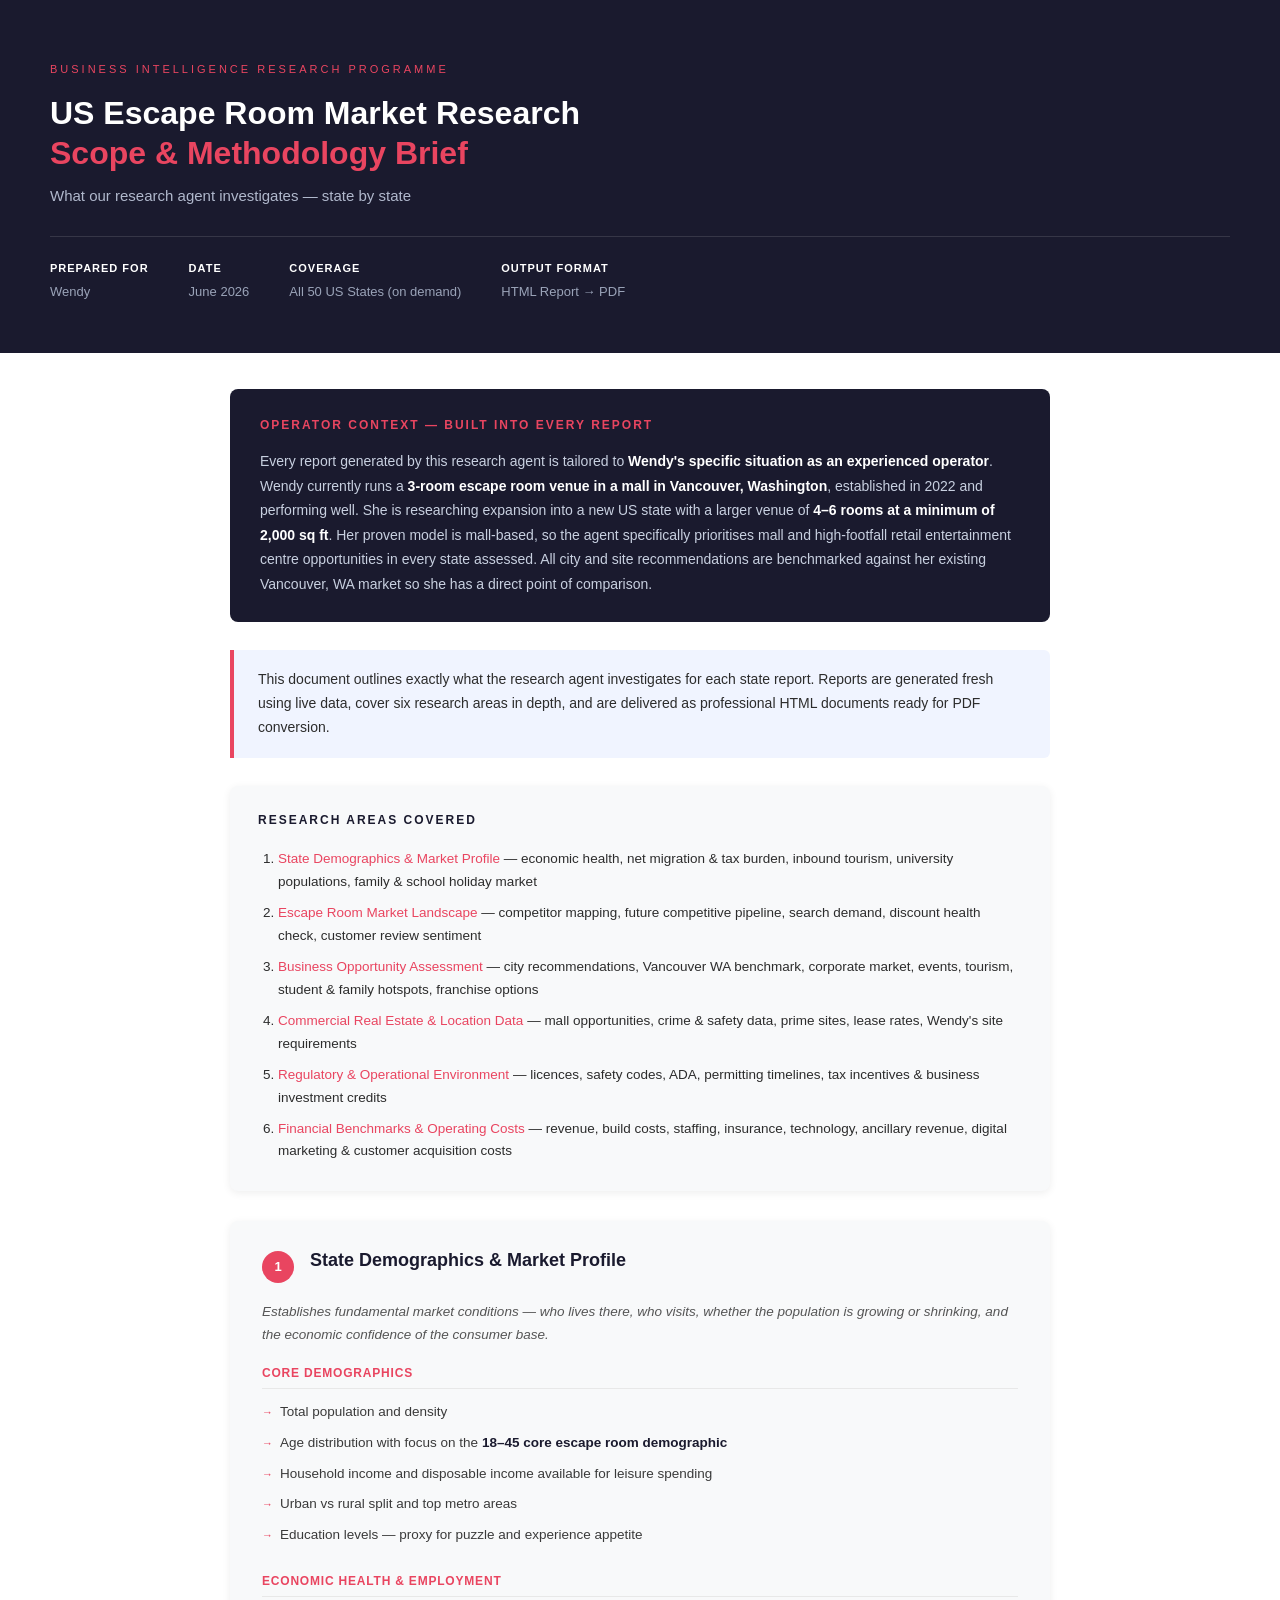
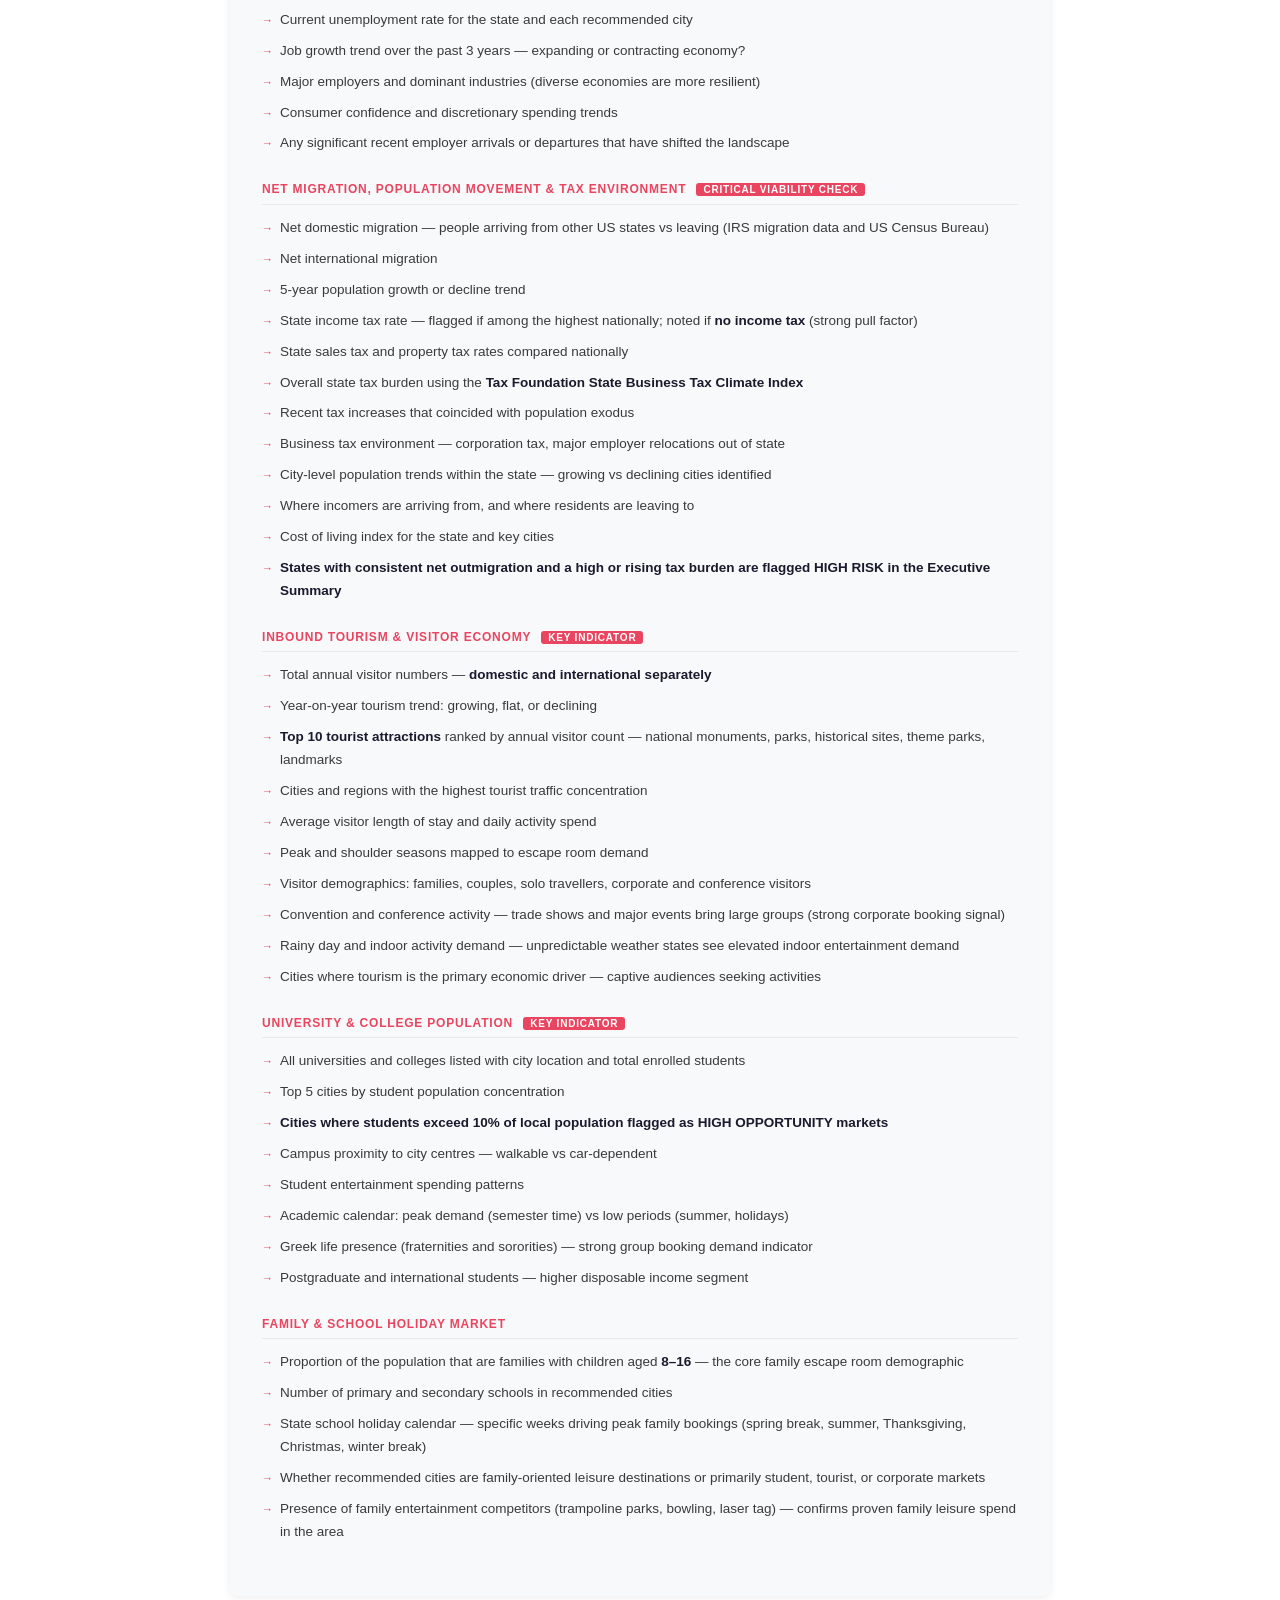
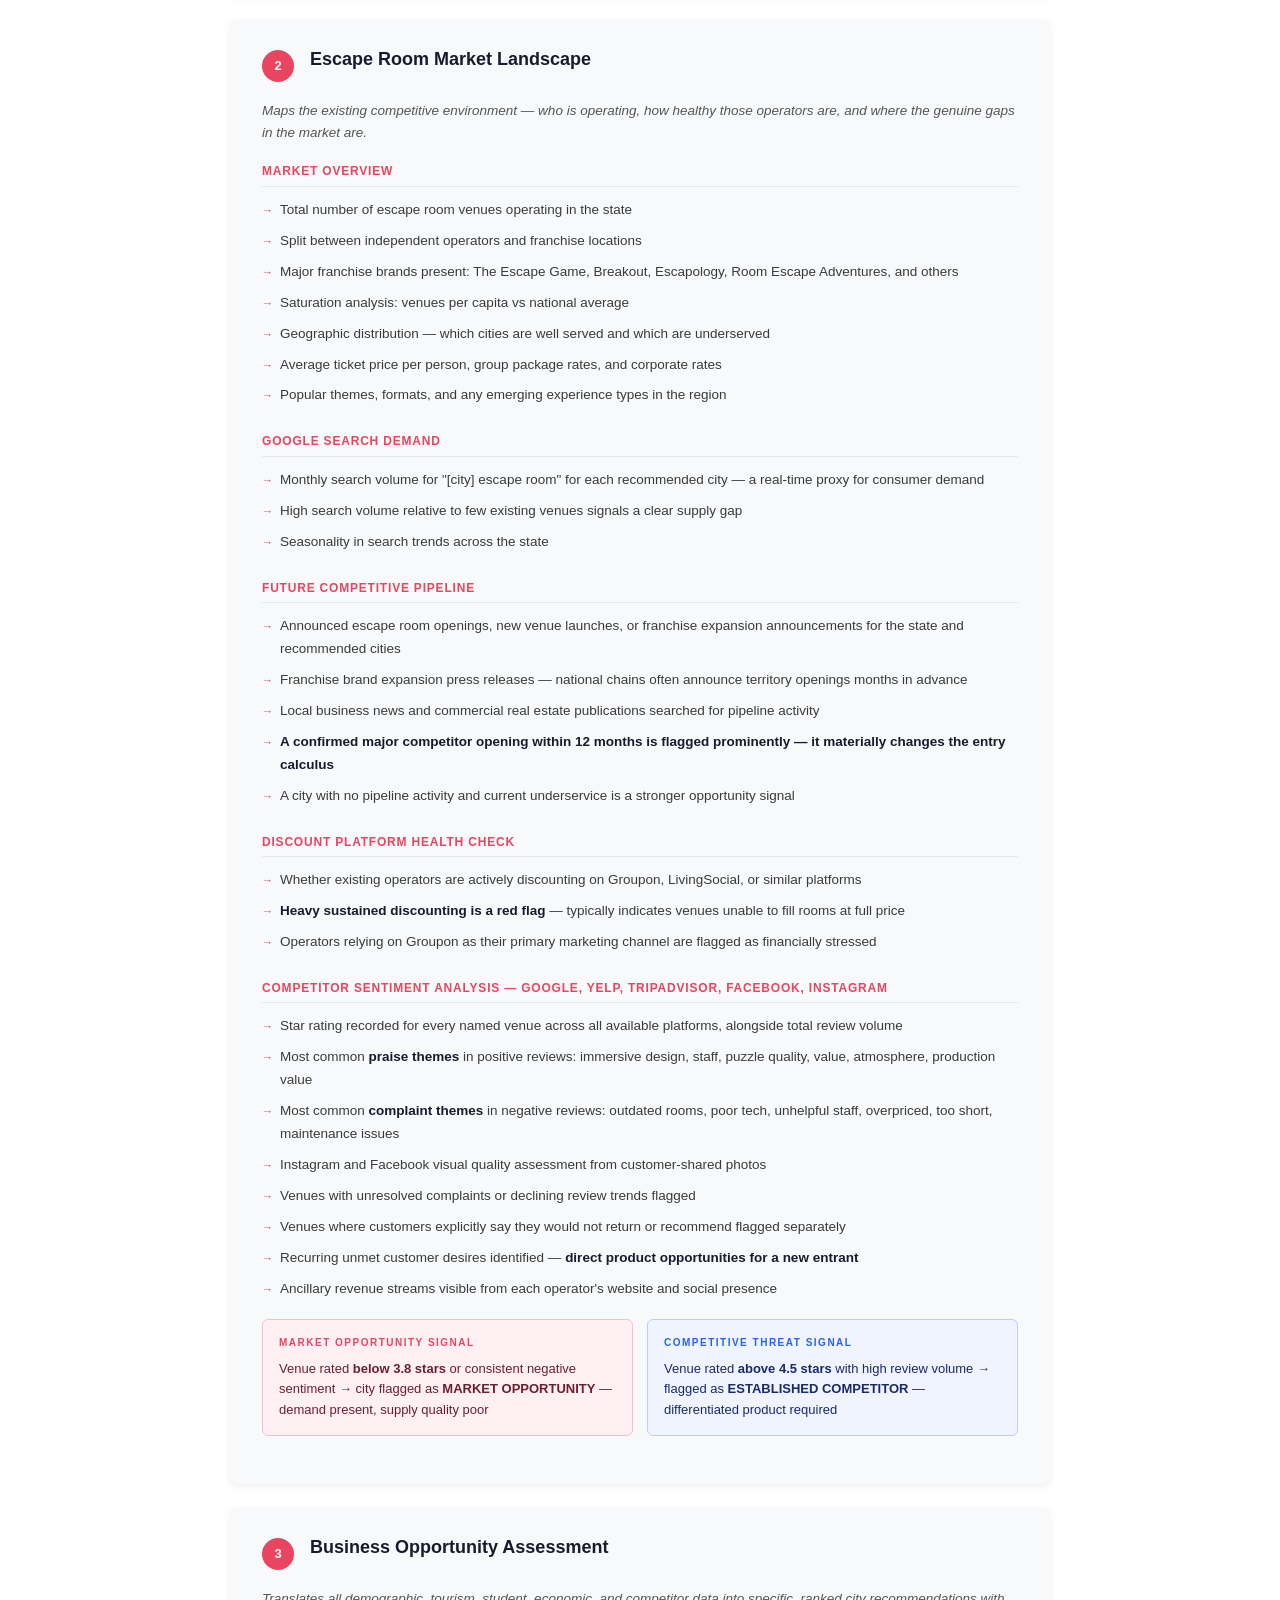
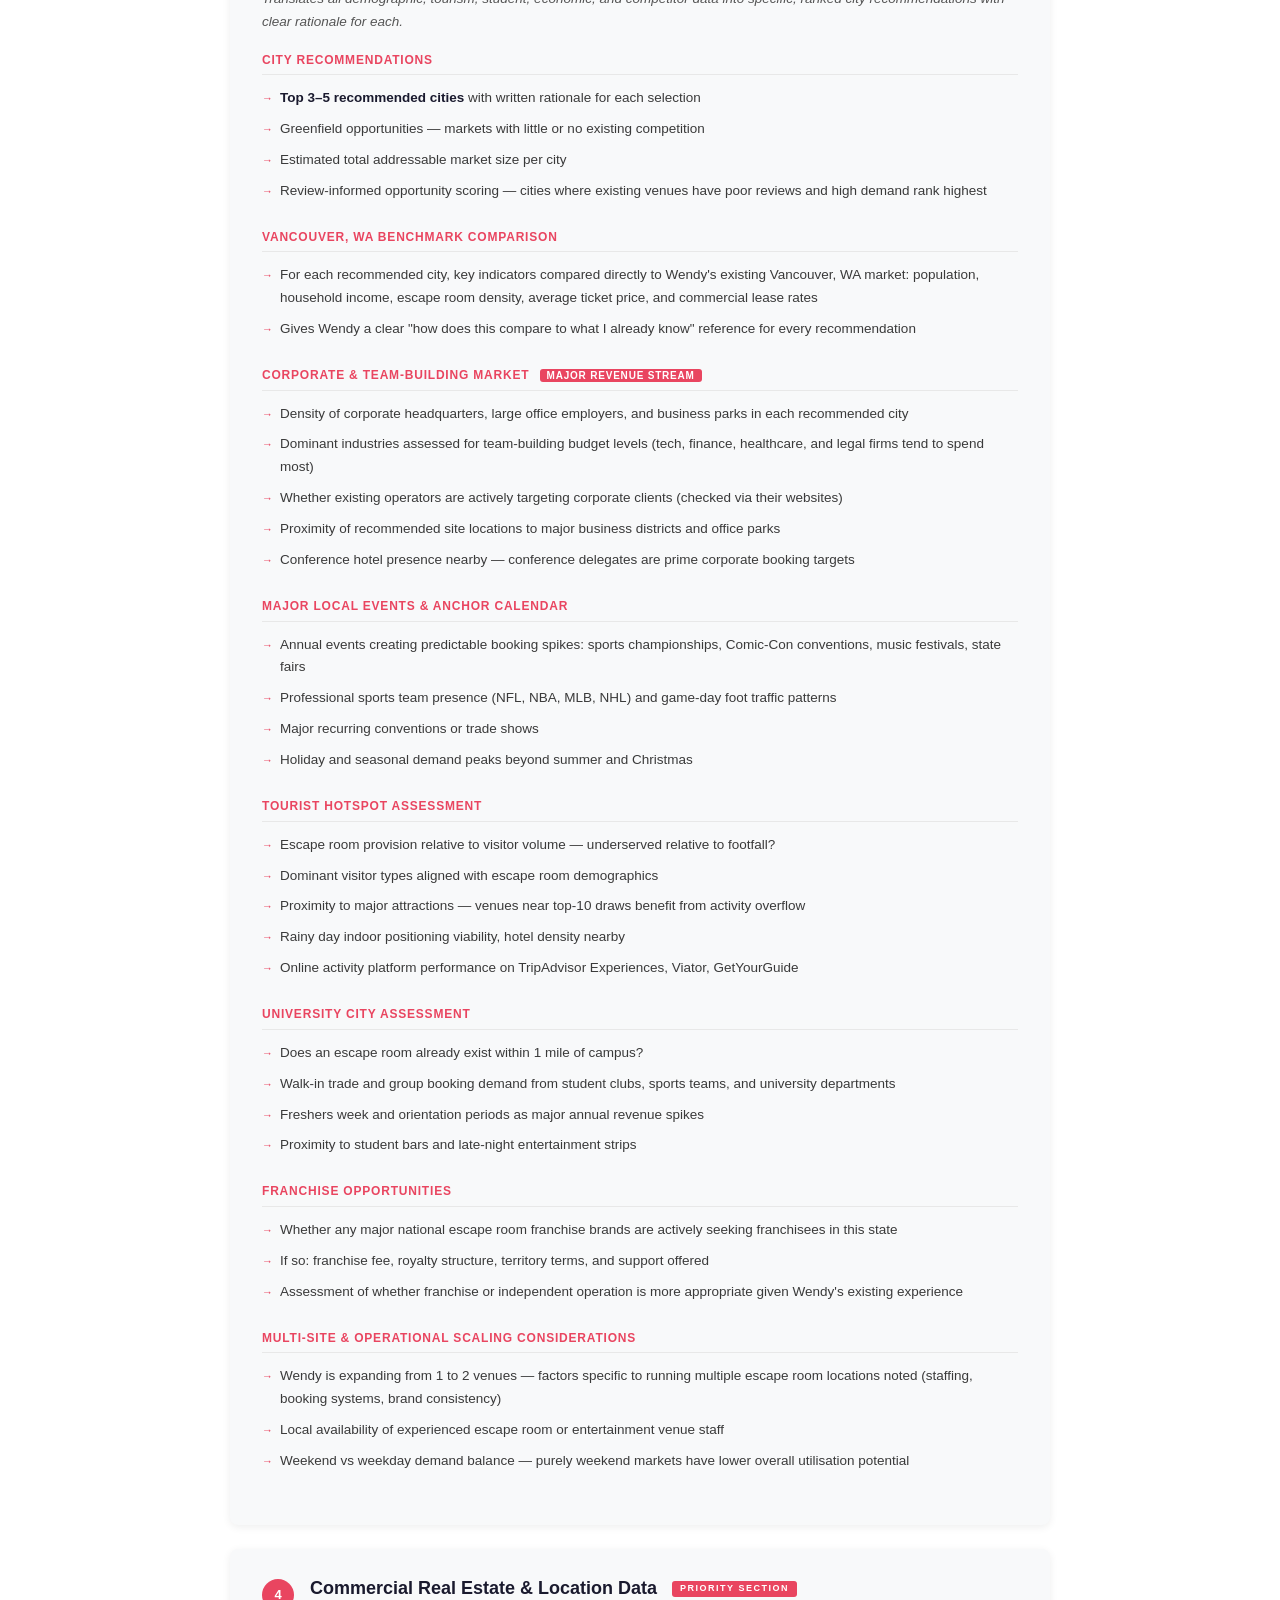
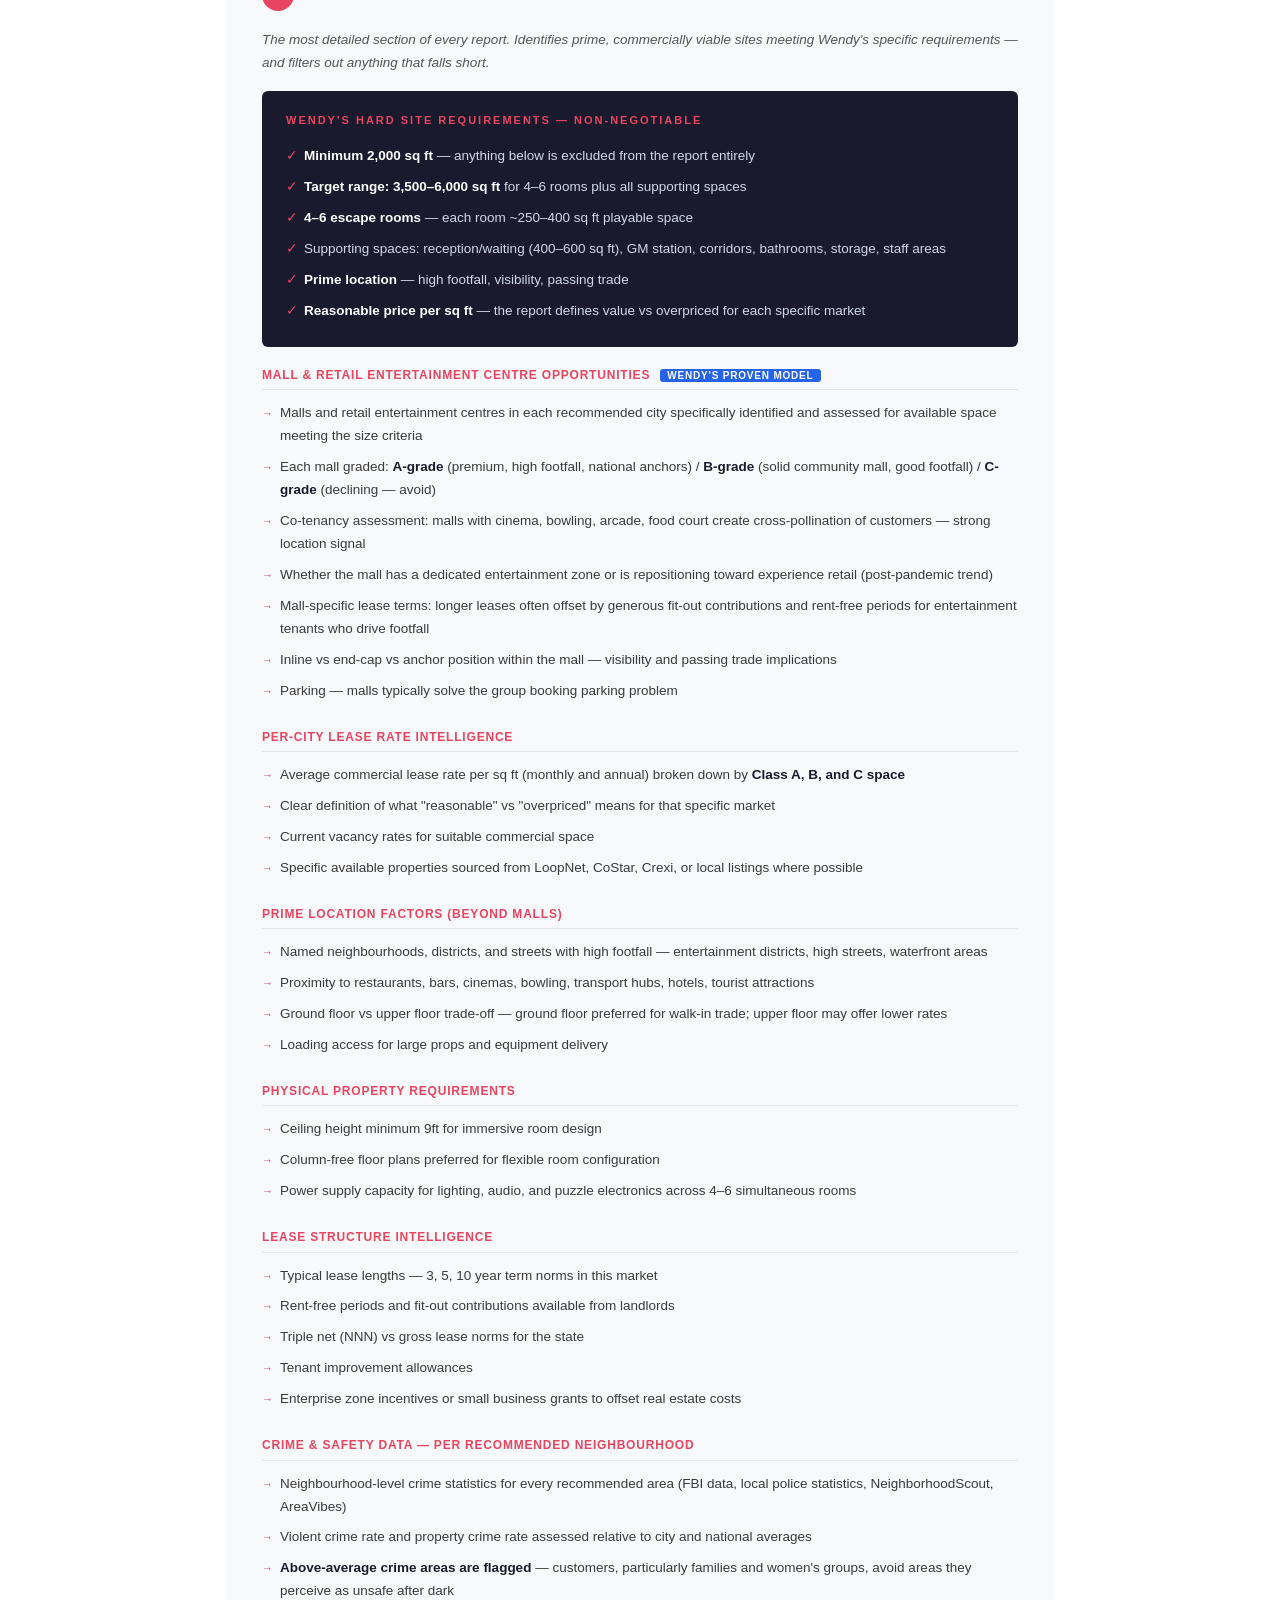
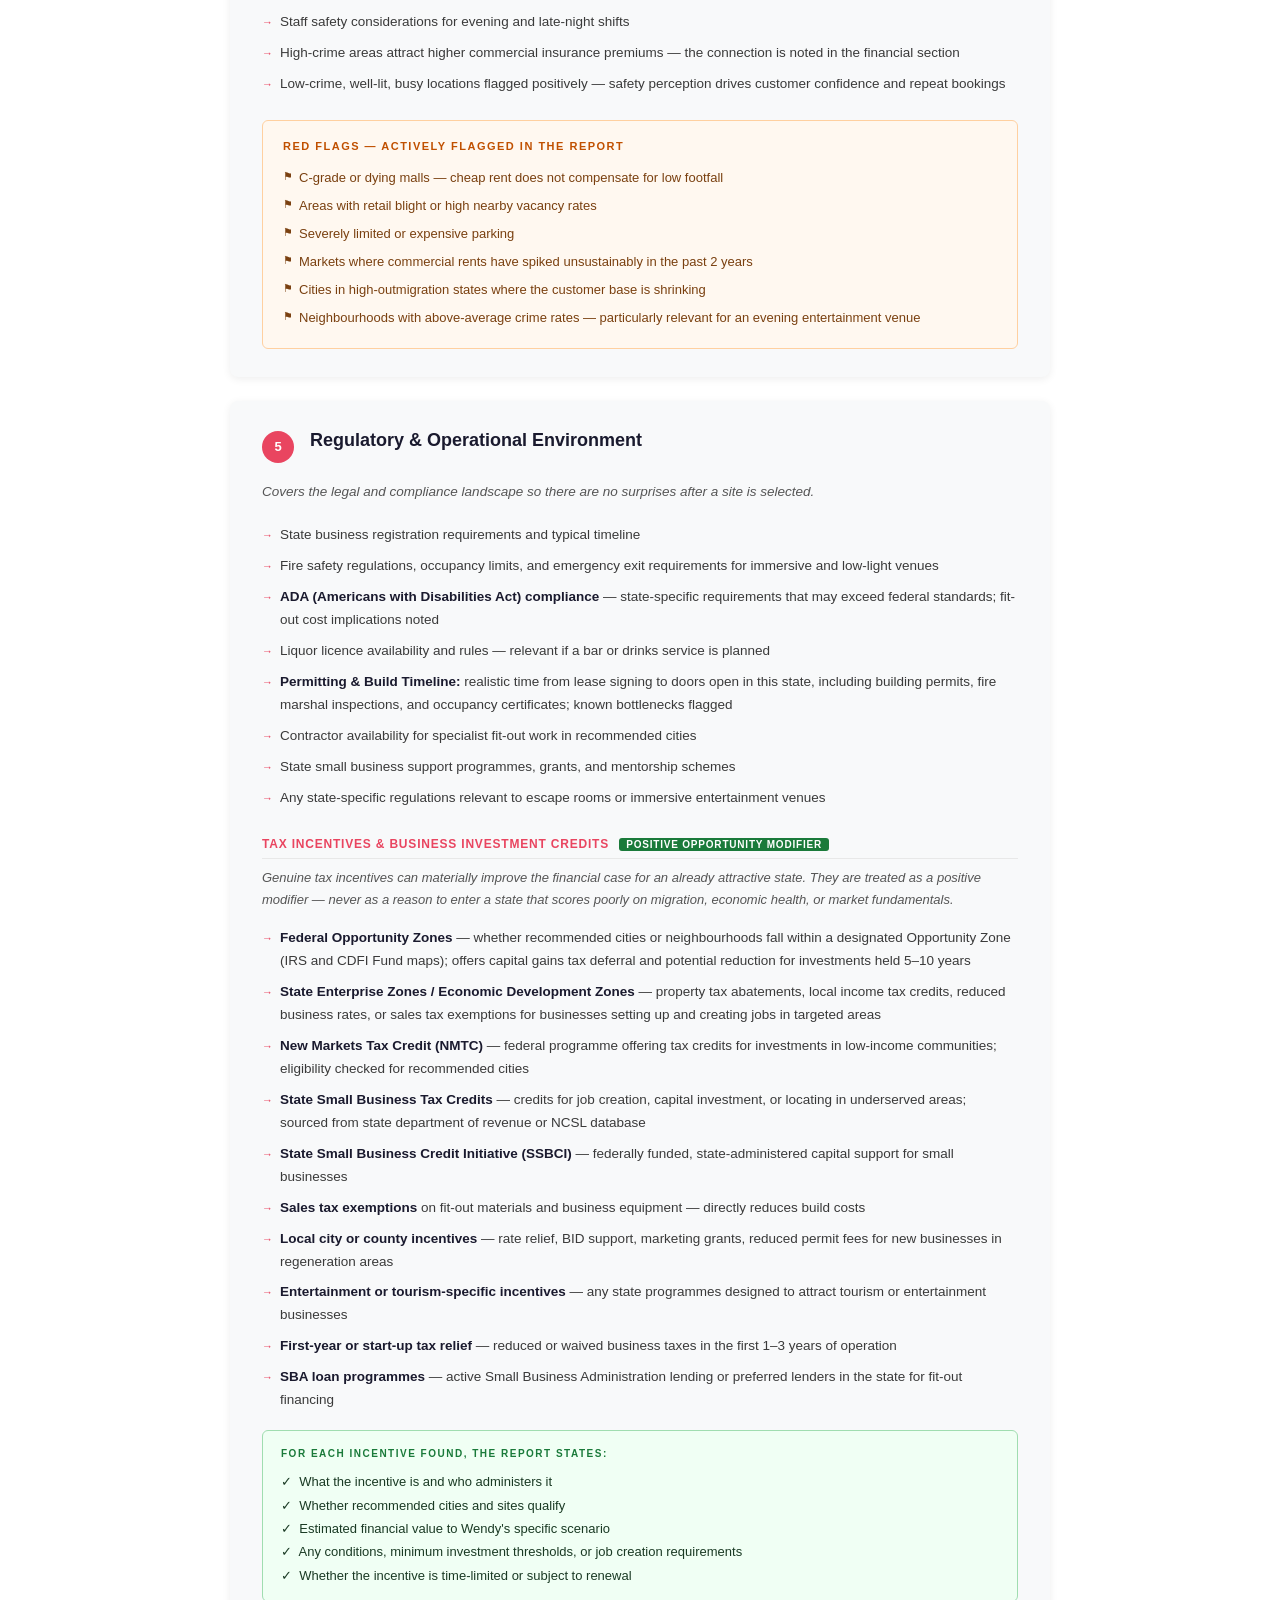
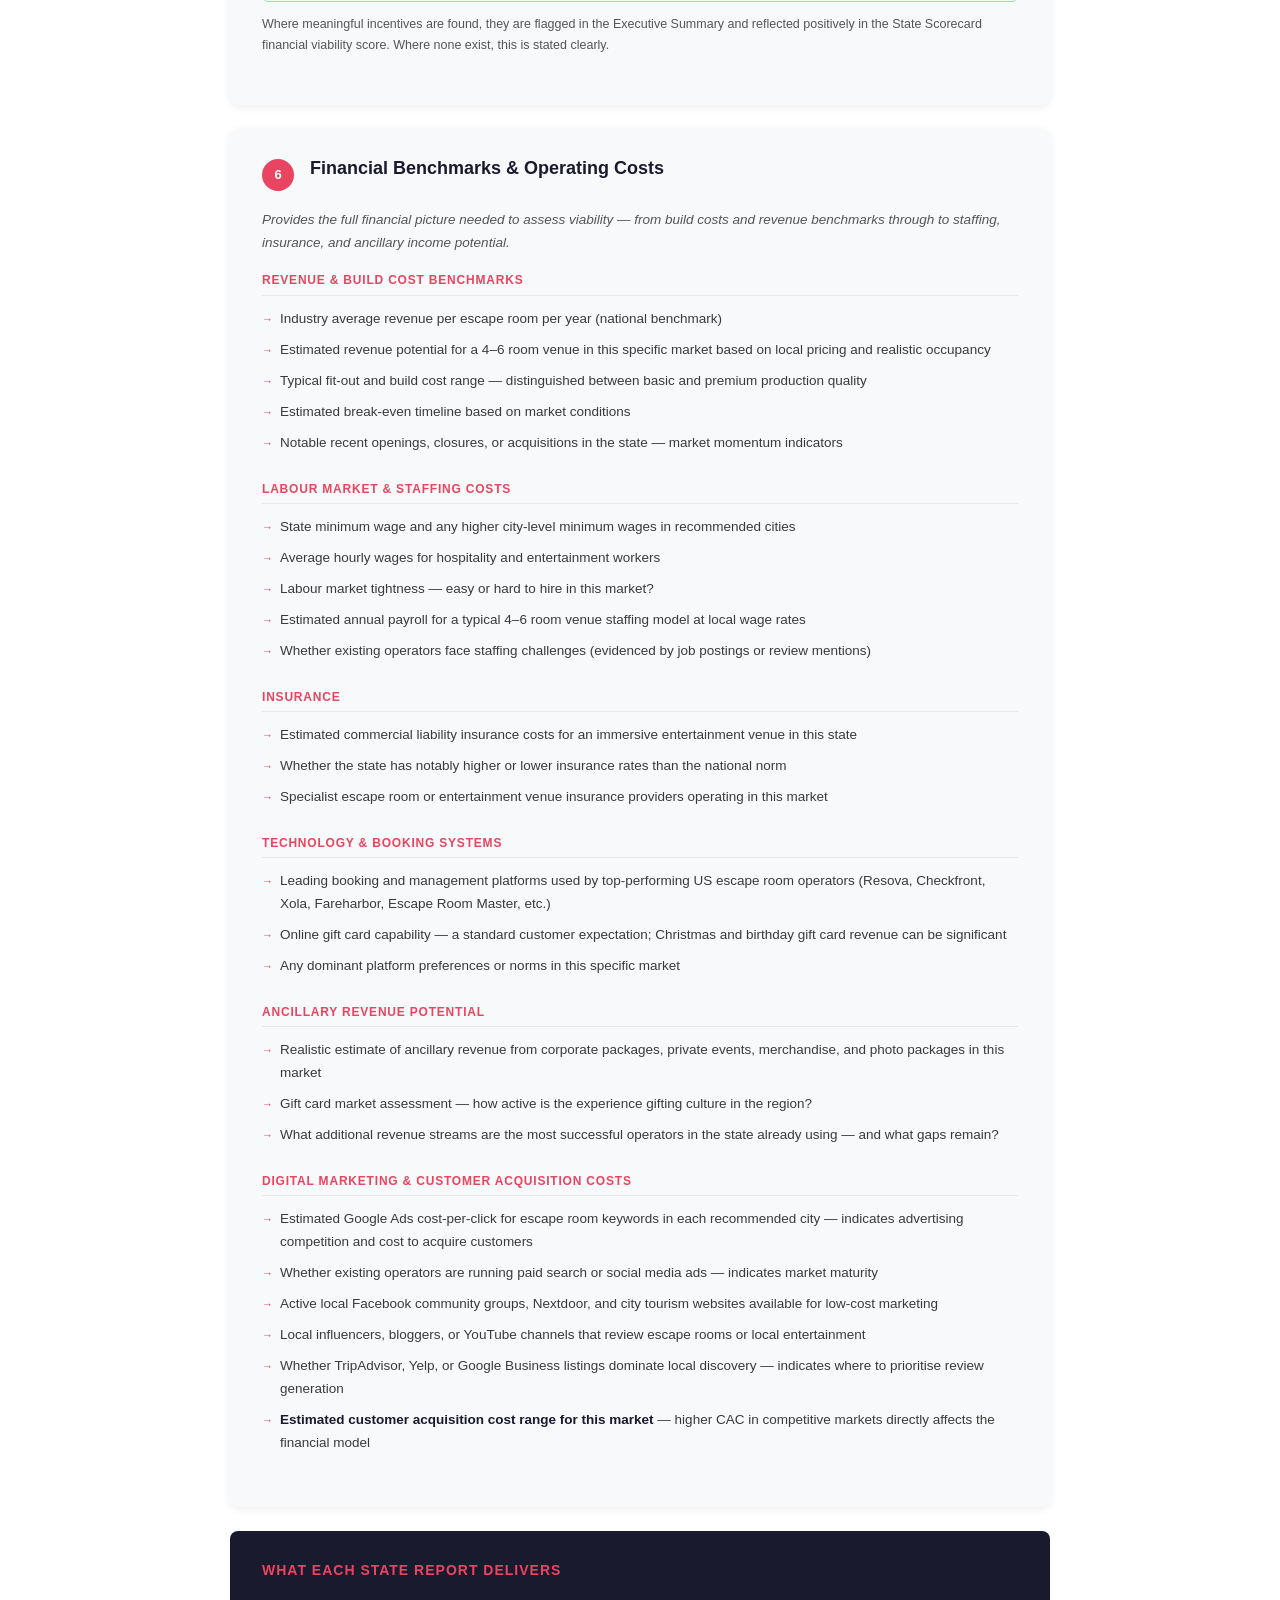
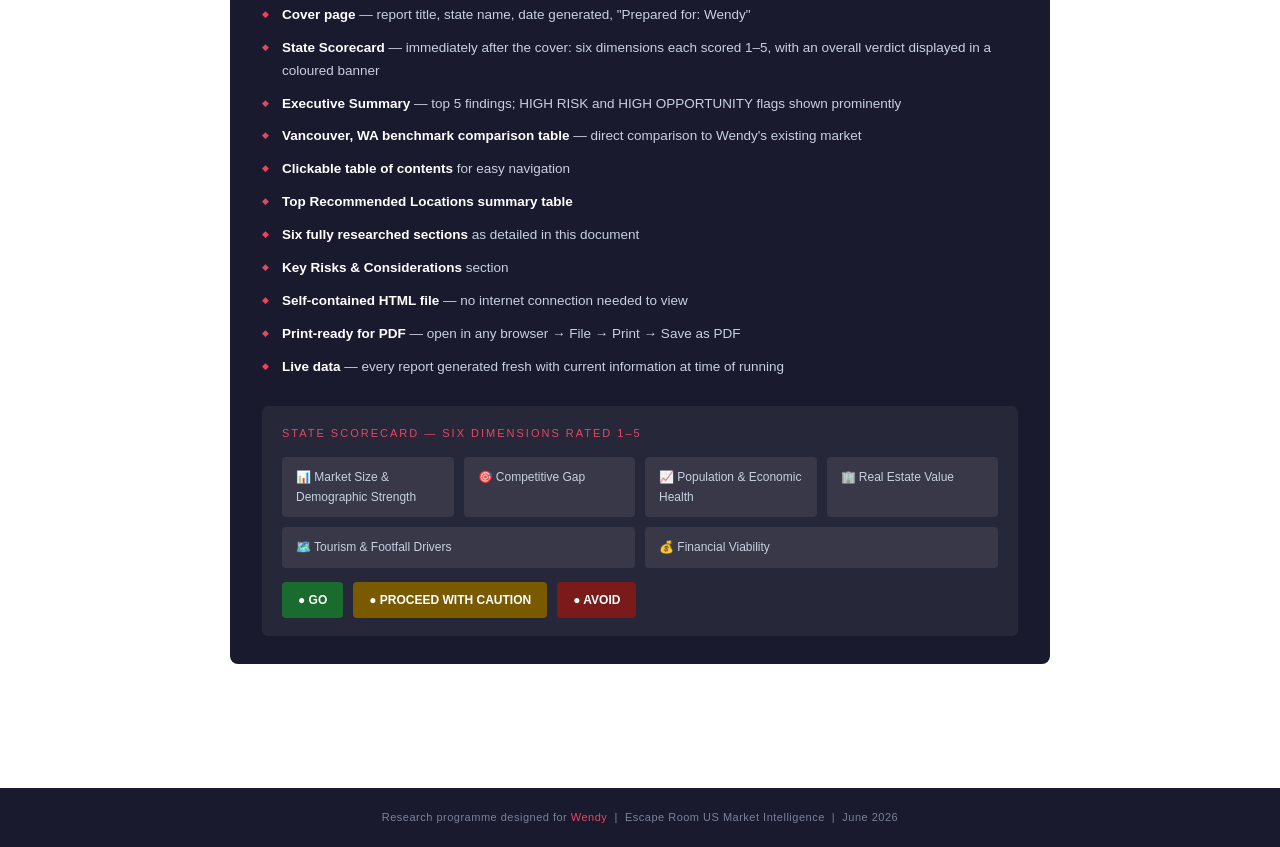
<file: wendy-research-brief.html>
<!DOCTYPE html>
<html lang="en">
<head>
<meta charset="UTF-8">
<meta name="viewport" content="width=device-width, initial-scale=1.0">
<title>Escape Room Market Research — Scope &amp; Methodology Brief</title>
<style>
  * { margin: 0; padding: 0; box-sizing: border-box; }
  body { font-family: 'Segoe UI', Arial, sans-serif; background: #ffffff; color: #2c2c2c; font-size: 14px; line-height: 1.7; }

  .cover { background: #1a1a2e; color: #fff; padding: 60px 50px 50px; }
  .cover .label { font-size: 11px; letter-spacing: 3px; text-transform: uppercase; color: #e94560; margin-bottom: 14px; }
  .cover h1 { font-size: 32px; font-weight: 700; line-height: 1.25; margin-bottom: 10px; }
  .cover h1 span { color: #e94560; }
  .cover .sub { font-size: 15px; color: #b0b8cc; margin-bottom: 28px; }
  .cover .meta { display: flex; gap: 40px; flex-wrap: wrap; border-top: 1px solid rgba(255,255,255,0.12); padding-top: 22px; font-size: 13px; color: #9aa3b8; }
  .cover .meta strong { color: #fff; display: block; font-size: 11px; letter-spacing: 1px; text-transform: uppercase; margin-bottom: 3px; }

  .container { max-width: 900px; margin: 0 auto; padding: 0 40px 60px; }

  .operator-box { background: #1a1a2e; color: #fff; border-radius: 8px; padding: 26px 30px; margin: 36px 0 28px; }
  .operator-box h3 { color: #e94560; font-size: 12px; letter-spacing: 2px; text-transform: uppercase; margin-bottom: 14px; }
  .operator-box p { color: #c8d0e0; font-size: 14px; line-height: 1.75; }
  .operator-box p strong { color: #fff; }

  .intro-band { background: #f0f4ff; border-left: 4px solid #e94560; padding: 18px 24px; margin-bottom: 28px; border-radius: 0 6px 6px 0; font-size: 14px; color: #2c2c2c; }

  .toc { background: #f8f9fa; border-radius: 8px; padding: 24px 28px; margin-bottom: 30px; box-shadow: 0 2px 8px rgba(0,0,0,0.07); }
  .toc h3 { font-size: 12px; letter-spacing: 2px; text-transform: uppercase; color: #1a1a2e; margin-bottom: 14px; }
  .toc ol { padding-left: 20px; }
  .toc ol li { padding: 4px 0; font-size: 13.5px; }
  .toc ol li a { color: #e94560; text-decoration: none; }

  .section-card { background: #f8f9fa; border-radius: 8px; padding: 28px 32px; margin-bottom: 24px; box-shadow: 0 2px 8px rgba(0,0,0,0.07); page-break-inside: avoid; }
  .section-header { display: flex; align-items: flex-start; gap: 16px; margin-bottom: 18px; }
  .section-num { background: #e94560; color: #fff; font-weight: 700; font-size: 13px; min-width: 32px; height: 32px; border-radius: 50%; display: flex; align-items: center; justify-content: center; flex-shrink: 0; margin-top: 2px; }
  .section-title { font-size: 18px; font-weight: 700; color: #1a1a2e; line-height: 1.3; }
  .badge { display: inline-block; background: #e94560; color: #fff; font-size: 9px; font-weight: 700; letter-spacing: 1.5px; text-transform: uppercase; padding: 2px 8px; border-radius: 3px; margin-left: 10px; vertical-align: middle; }
  .section-intro { font-size: 13.5px; color: #555; margin-bottom: 16px; font-style: italic; }

  .subsection { margin-bottom: 20px; }
  .subsection h4 { font-size: 12px; font-weight: 700; color: #e94560; text-transform: uppercase; letter-spacing: 0.8px; margin-bottom: 8px; padding-bottom: 4px; border-bottom: 1px solid #e8e8e8; }
  .subsection ul { list-style: none; padding: 0; }
  .subsection ul li { padding: 4px 0 4px 18px; position: relative; color: #3a3a3a; font-size: 13.5px; }
  .subsection ul li::before { content: "→"; position: absolute; left: 0; color: #e94560; font-size: 11px; top: 6px; }
  .subsection ul li strong { color: #1a1a2e; }

  .requirements-box { background: #1a1a2e; color: #fff; border-radius: 6px; padding: 20px 24px; margin: 16px 0; }
  .requirements-box h4 { color: #e94560; font-size: 11px; letter-spacing: 2px; text-transform: uppercase; margin-bottom: 12px; }
  .requirements-box ul { list-style: none; padding: 0; }
  .requirements-box ul li { padding: 4px 0 4px 18px; position: relative; font-size: 13.5px; color: #d0d8e8; }
  .requirements-box ul li::before { content: "✓"; position: absolute; left: 0; color: #e94560; }
  .requirements-box ul li strong { color: #fff; }

  .flag-box { background: #fff8f0; border: 1px solid #ffd0a0; border-radius: 6px; padding: 16px 20px; margin-top: 14px; }
  .flag-box h4 { font-size: 11px; letter-spacing: 1.5px; text-transform: uppercase; color: #c05000; margin-bottom: 8px; }
  .flag-box ul { list-style: none; padding: 0; }
  .flag-box ul li { padding: 3px 0 3px 16px; position: relative; font-size: 13px; color: #7a4010; }
  .flag-box ul li::before { content: "⚑"; position: absolute; left: 0; font-size: 11px; }

  .signal-row { display: flex; gap: 14px; margin-top: 14px; flex-wrap: wrap; }
  .signal-box { flex: 1; min-width: 220px; border-radius: 6px; padding: 14px 16px; }
  .signal-box .signal-label { font-size: 10px; font-weight: 700; letter-spacing: 1.5px; text-transform: uppercase; margin-bottom: 8px; }
  .signal-box p { font-size: 13px; line-height: 1.6; }
  .signal-opp { background: #fff0f3; border: 1px solid #f5c0c8; }
  .signal-opp .signal-label { color: #e94560; }
  .signal-opp p { color: #6a2030; }
  .signal-comp { background: #f0f4ff; border: 1px solid #c0ccf5; }
  .signal-comp .signal-label { color: #2563eb; }
  .signal-comp p { color: #1a2a6a; }

  .output-section { background: #1a1a2e; color: #fff; border-radius: 8px; padding: 28px 32px; margin-bottom: 24px; }
  .output-section h3 { color: #e94560; font-size: 14px; margin-bottom: 16px; text-transform: uppercase; letter-spacing: 1px; }
  .output-section ul { list-style: none; padding: 0; }
  .output-section ul li { padding: 5px 0 5px 20px; position: relative; color: #c8d0e0; font-size: 13.5px; }
  .output-section ul li::before { content: "◆"; position: absolute; left: 0; color: #e94560; font-size: 9px; top: 8px; }
  .output-section ul li strong { color: #fff; }

  footer { background: #1a1a2e; color: #7a8299; text-align: center; padding: 20px; font-size: 11px; letter-spacing: 0.5px; margin-top: 40px; }
  footer span { color: #e94560; }

  @media print {
    .cover, .operator-box, .requirements-box, .output-section, .section-num { -webkit-print-color-adjust: exact; print-color-adjust: exact; }
    .section-card { box-shadow: none; border: 1px solid #e0e0e0; }
  }
</style>
</head>
<body>

<div class="cover">
  <div class="label">Business Intelligence Research Programme</div>
  <h1>US Escape Room Market Research<br><span>Scope &amp; Methodology Brief</span></h1>
  <div class="sub">What our research agent investigates — state by state</div>
  <div class="meta">
    <div><strong>Prepared for</strong>Wendy</div>
    <div><strong>Date</strong>June 2026</div>
    <div><strong>Coverage</strong>All 50 US States (on demand)</div>
    <div><strong>Output format</strong>HTML Report → PDF</div>
  </div>
</div>

<div class="container">

  <div class="operator-box">
    <h3>Operator Context — Built Into Every Report</h3>
    <p>Every report generated by this research agent is tailored to <strong>Wendy's specific situation as an experienced operator</strong>. Wendy currently runs a <strong>3-room escape room venue in a mall in Vancouver, Washington</strong>, established in 2022 and performing well. She is researching expansion into a new US state with a larger venue of <strong>4–6 rooms at a minimum of 2,000 sq ft</strong>. Her proven model is mall-based, so the agent specifically prioritises mall and high-footfall retail entertainment centre opportunities in every state assessed. All city and site recommendations are benchmarked against her existing Vancouver, WA market so she has a direct point of comparison.</p>
  </div>

  <div class="intro-band">
    This document outlines exactly what the research agent investigates for each state report. Reports are generated fresh using live data, cover six research areas in depth, and are delivered as professional HTML documents ready for PDF conversion.
  </div>

  <div class="toc">
    <h3>Research Areas Covered</h3>
    <ol>
      <li><a href="#s1">State Demographics &amp; Market Profile</a> — economic health, net migration &amp; tax burden, inbound tourism, university populations, family &amp; school holiday market</li>
      <li><a href="#s2">Escape Room Market Landscape</a> — competitor mapping, future competitive pipeline, search demand, discount health check, customer review sentiment</li>
      <li><a href="#s3">Business Opportunity Assessment</a> — city recommendations, Vancouver WA benchmark, corporate market, events, tourism, student &amp; family hotspots, franchise options</li>
      <li><a href="#s4">Commercial Real Estate &amp; Location Data</a> — mall opportunities, crime &amp; safety data, prime sites, lease rates, Wendy's site requirements</li>
      <li><a href="#s5">Regulatory &amp; Operational Environment</a> — licences, safety codes, ADA, permitting timelines, tax incentives &amp; business investment credits</li>
      <li><a href="#s6">Financial Benchmarks &amp; Operating Costs</a> — revenue, build costs, staffing, insurance, technology, ancillary revenue, digital marketing &amp; customer acquisition costs</li>
    </ol>
  </div>

  <!-- Section 1 -->
  <div class="section-card" id="s1">
    <div class="section-header">
      <div class="section-num">1</div>
      <div class="section-title">State Demographics &amp; Market Profile</div>
    </div>
    <div class="section-intro">Establishes fundamental market conditions — who lives there, who visits, whether the population is growing or shrinking, and the economic confidence of the consumer base.</div>

    <div class="subsection">
      <h4>Core Demographics</h4>
      <ul>
        <li>Total population and density</li>
        <li>Age distribution with focus on the <strong>18–45 core escape room demographic</strong></li>
        <li>Household income and disposable income available for leisure spending</li>
        <li>Urban vs rural split and top metro areas</li>
        <li>Education levels — proxy for puzzle and experience appetite</li>
      </ul>
    </div>

    <div class="subsection">
      <h4>Economic Health &amp; Employment</h4>
      <ul>
        <li>Current unemployment rate for the state and each recommended city</li>
        <li>Job growth trend over the past 3 years — expanding or contracting economy?</li>
        <li>Major employers and dominant industries (diverse economies are more resilient)</li>
        <li>Consumer confidence and discretionary spending trends</li>
        <li>Any significant recent employer arrivals or departures that have shifted the landscape</li>
      </ul>
    </div>

    <div class="subsection">
      <h4>Net Migration, Population Movement &amp; Tax Environment <span style="background:#e94560;color:#fff;font-size:10px;padding:1px 7px;border-radius:3px;margin-left:6px;font-weight:700;">CRITICAL VIABILITY CHECK</span></h4>
      <ul>
        <li>Net domestic migration — people arriving from other US states vs leaving (IRS migration data and US Census Bureau)</li>
        <li>Net international migration</li>
        <li>5-year population growth or decline trend</li>
        <li>State income tax rate — flagged if among the highest nationally; noted if <strong>no income tax</strong> (strong pull factor)</li>
        <li>State sales tax and property tax rates compared nationally</li>
        <li>Overall state tax burden using the <strong>Tax Foundation State Business Tax Climate Index</strong></li>
        <li>Recent tax increases that coincided with population exodus</li>
        <li>Business tax environment — corporation tax, major employer relocations out of state</li>
        <li>City-level population trends within the state — growing vs declining cities identified</li>
        <li>Where incomers are arriving from, and where residents are leaving to</li>
        <li>Cost of living index for the state and key cities</li>
        <li><strong>States with consistent net outmigration and a high or rising tax burden are flagged HIGH RISK in the Executive Summary</strong></li>
      </ul>
    </div>

    <div class="subsection">
      <h4>Inbound Tourism &amp; Visitor Economy <span style="background:#e94560;color:#fff;font-size:10px;padding:1px 7px;border-radius:3px;margin-left:6px;font-weight:700;">KEY INDICATOR</span></h4>
      <ul>
        <li>Total annual visitor numbers — <strong>domestic and international separately</strong></li>
        <li>Year-on-year tourism trend: growing, flat, or declining</li>
        <li><strong>Top 10 tourist attractions</strong> ranked by annual visitor count — national monuments, parks, historical sites, theme parks, landmarks</li>
        <li>Cities and regions with the highest tourist traffic concentration</li>
        <li>Average visitor length of stay and daily activity spend</li>
        <li>Peak and shoulder seasons mapped to escape room demand</li>
        <li>Visitor demographics: families, couples, solo travellers, corporate and conference visitors</li>
        <li>Convention and conference activity — trade shows and major events bring large groups (strong corporate booking signal)</li>
        <li>Rainy day and indoor activity demand — unpredictable weather states see elevated indoor entertainment demand</li>
        <li>Cities where tourism is the primary economic driver — captive audiences seeking activities</li>
      </ul>
    </div>

    <div class="subsection">
      <h4>University &amp; College Population <span style="background:#e94560;color:#fff;font-size:10px;padding:1px 7px;border-radius:3px;margin-left:6px;font-weight:700;">KEY INDICATOR</span></h4>
      <ul>
        <li>All universities and colleges listed with city location and total enrolled students</li>
        <li>Top 5 cities by student population concentration</li>
        <li><strong>Cities where students exceed 10% of local population flagged as HIGH OPPORTUNITY markets</strong></li>
        <li>Campus proximity to city centres — walkable vs car-dependent</li>
        <li>Student entertainment spending patterns</li>
        <li>Academic calendar: peak demand (semester time) vs low periods (summer, holidays)</li>
        <li>Greek life presence (fraternities and sororities) — strong group booking demand indicator</li>
        <li>Postgraduate and international students — higher disposable income segment</li>
      </ul>
    </div>

    <div class="subsection">
      <h4>Family &amp; School Holiday Market</h4>
      <ul>
        <li>Proportion of the population that are families with children aged <strong>8–16</strong> — the core family escape room demographic</li>
        <li>Number of primary and secondary schools in recommended cities</li>
        <li>State school holiday calendar — specific weeks driving peak family bookings (spring break, summer, Thanksgiving, Christmas, winter break)</li>
        <li>Whether recommended cities are family-oriented leisure destinations or primarily student, tourist, or corporate markets</li>
        <li>Presence of family entertainment competitors (trampoline parks, bowling, laser tag) — confirms proven family leisure spend in the area</li>
      </ul>
    </div>
  </div>

  <!-- Section 2 -->
  <div class="section-card" id="s2">
    <div class="section-header">
      <div class="section-num">2</div>
      <div class="section-title">Escape Room Market Landscape</div>
    </div>
    <div class="section-intro">Maps the existing competitive environment — who is operating, how healthy those operators are, and where the genuine gaps in the market are.</div>

    <div class="subsection">
      <h4>Market Overview</h4>
      <ul>
        <li>Total number of escape room venues operating in the state</li>
        <li>Split between independent operators and franchise locations</li>
        <li>Major franchise brands present: The Escape Game, Breakout, Escapology, Room Escape Adventures, and others</li>
        <li>Saturation analysis: venues per capita vs national average</li>
        <li>Geographic distribution — which cities are well served and which are underserved</li>
        <li>Average ticket price per person, group package rates, and corporate rates</li>
        <li>Popular themes, formats, and any emerging experience types in the region</li>
      </ul>
    </div>

    <div class="subsection">
      <h4>Google Search Demand</h4>
      <ul>
        <li>Monthly search volume for "[city] escape room" for each recommended city — a real-time proxy for consumer demand</li>
        <li>High search volume relative to few existing venues signals a clear supply gap</li>
        <li>Seasonality in search trends across the state</li>
      </ul>
    </div>

    <div class="subsection">
      <h4>Future Competitive Pipeline</h4>
      <ul>
        <li>Announced escape room openings, new venue launches, or franchise expansion announcements for the state and recommended cities</li>
        <li>Franchise brand expansion press releases — national chains often announce territory openings months in advance</li>
        <li>Local business news and commercial real estate publications searched for pipeline activity</li>
        <li><strong>A confirmed major competitor opening within 12 months is flagged prominently — it materially changes the entry calculus</strong></li>
        <li>A city with no pipeline activity and current underservice is a stronger opportunity signal</li>
      </ul>
    </div>

    <div class="subsection">
      <h4>Discount Platform Health Check</h4>
      <ul>
        <li>Whether existing operators are actively discounting on Groupon, LivingSocial, or similar platforms</li>
        <li><strong>Heavy sustained discounting is a red flag</strong> — typically indicates venues unable to fill rooms at full price</li>
        <li>Operators relying on Groupon as their primary marketing channel are flagged as financially stressed</li>
      </ul>
    </div>

    <div class="subsection">
      <h4>Competitor Sentiment Analysis — Google, Yelp, TripAdvisor, Facebook, Instagram</h4>
      <ul>
        <li>Star rating recorded for every named venue across all available platforms, alongside total review volume</li>
        <li>Most common <strong>praise themes</strong> in positive reviews: immersive design, staff, puzzle quality, value, atmosphere, production value</li>
        <li>Most common <strong>complaint themes</strong> in negative reviews: outdated rooms, poor tech, unhelpful staff, overpriced, too short, maintenance issues</li>
        <li>Instagram and Facebook visual quality assessment from customer-shared photos</li>
        <li>Venues with unresolved complaints or declining review trends flagged</li>
        <li>Venues where customers explicitly say they would not return or recommend flagged separately</li>
        <li>Recurring unmet customer desires identified — <strong>direct product opportunities for a new entrant</strong></li>
        <li>Ancillary revenue streams visible from each operator's website and social presence</li>
      </ul>
      <div class="signal-row">
        <div class="signal-box signal-opp">
          <div class="signal-label">Market Opportunity Signal</div>
          <p>Venue rated <strong>below 3.8 stars</strong> or consistent negative sentiment → city flagged as <strong>MARKET OPPORTUNITY</strong> — demand present, supply quality poor</p>
        </div>
        <div class="signal-box signal-comp">
          <div class="signal-label">Competitive Threat Signal</div>
          <p>Venue rated <strong>above 4.5 stars</strong> with high review volume → flagged as <strong>ESTABLISHED COMPETITOR</strong> — differentiated product required</p>
        </div>
      </div>
    </div>
  </div>

  <!-- Section 3 -->
  <div class="section-card" id="s3">
    <div class="section-header">
      <div class="section-num">3</div>
      <div class="section-title">Business Opportunity Assessment</div>
    </div>
    <div class="section-intro">Translates all demographic, tourism, student, economic, and competitor data into specific, ranked city recommendations with clear rationale for each.</div>

    <div class="subsection">
      <h4>City Recommendations</h4>
      <ul>
        <li><strong>Top 3–5 recommended cities</strong> with written rationale for each selection</li>
        <li>Greenfield opportunities — markets with little or no existing competition</li>
        <li>Estimated total addressable market size per city</li>
        <li>Review-informed opportunity scoring — cities where existing venues have poor reviews and high demand rank highest</li>
      </ul>
    </div>

    <div class="subsection">
      <h4>Vancouver, WA Benchmark Comparison</h4>
      <ul>
        <li>For each recommended city, key indicators compared directly to Wendy's existing Vancouver, WA market: population, household income, escape room density, average ticket price, and commercial lease rates</li>
        <li>Gives Wendy a clear "how does this compare to what I already know" reference for every recommendation</li>
      </ul>
    </div>

    <div class="subsection">
      <h4>Corporate &amp; Team-Building Market <span style="background:#e94560;color:#fff;font-size:10px;padding:1px 7px;border-radius:3px;margin-left:6px;font-weight:700;">MAJOR REVENUE STREAM</span></h4>
      <ul>
        <li>Density of corporate headquarters, large office employers, and business parks in each recommended city</li>
        <li>Dominant industries assessed for team-building budget levels (tech, finance, healthcare, and legal firms tend to spend most)</li>
        <li>Whether existing operators are actively targeting corporate clients (checked via their websites)</li>
        <li>Proximity of recommended site locations to major business districts and office parks</li>
        <li>Conference hotel presence nearby — conference delegates are prime corporate booking targets</li>
      </ul>
    </div>

    <div class="subsection">
      <h4>Major Local Events &amp; Anchor Calendar</h4>
      <ul>
        <li>Annual events creating predictable booking spikes: sports championships, Comic-Con conventions, music festivals, state fairs</li>
        <li>Professional sports team presence (NFL, NBA, MLB, NHL) and game-day foot traffic patterns</li>
        <li>Major recurring conventions or trade shows</li>
        <li>Holiday and seasonal demand peaks beyond summer and Christmas</li>
      </ul>
    </div>

    <div class="subsection">
      <h4>Tourist Hotspot Assessment</h4>
      <ul>
        <li>Escape room provision relative to visitor volume — underserved relative to footfall?</li>
        <li>Dominant visitor types aligned with escape room demographics</li>
        <li>Proximity to major attractions — venues near top-10 draws benefit from activity overflow</li>
        <li>Rainy day indoor positioning viability, hotel density nearby</li>
        <li>Online activity platform performance on TripAdvisor Experiences, Viator, GetYourGuide</li>
      </ul>
    </div>

    <div class="subsection">
      <h4>University City Assessment</h4>
      <ul>
        <li>Does an escape room already exist within 1 mile of campus?</li>
        <li>Walk-in trade and group booking demand from student clubs, sports teams, and university departments</li>
        <li>Freshers week and orientation periods as major annual revenue spikes</li>
        <li>Proximity to student bars and late-night entertainment strips</li>
      </ul>
    </div>

    <div class="subsection">
      <h4>Franchise Opportunities</h4>
      <ul>
        <li>Whether any major national escape room franchise brands are actively seeking franchisees in this state</li>
        <li>If so: franchise fee, royalty structure, territory terms, and support offered</li>
        <li>Assessment of whether franchise or independent operation is more appropriate given Wendy's existing experience</li>
      </ul>
    </div>

    <div class="subsection">
      <h4>Multi-Site &amp; Operational Scaling Considerations</h4>
      <ul>
        <li>Wendy is expanding from 1 to 2 venues — factors specific to running multiple escape room locations noted (staffing, booking systems, brand consistency)</li>
        <li>Local availability of experienced escape room or entertainment venue staff</li>
        <li>Weekend vs weekday demand balance — purely weekend markets have lower overall utilisation potential</li>
      </ul>
    </div>
  </div>

  <!-- Section 4 -->
  <div class="section-card" id="s4">
    <div class="section-header">
      <div class="section-num">4</div>
      <div class="section-title">Commercial Real Estate &amp; Location Data <span class="badge">Priority Section</span></div>
    </div>
    <div class="section-intro">The most detailed section of every report. Identifies prime, commercially viable sites meeting Wendy's specific requirements — and filters out anything that falls short.</div>

    <div class="requirements-box">
      <h4>Wendy's Hard Site Requirements — Non-Negotiable</h4>
      <ul>
        <li><strong>Minimum 2,000 sq ft</strong> — anything below is excluded from the report entirely</li>
        <li><strong>Target range: 3,500–6,000 sq ft</strong> for 4–6 rooms plus all supporting spaces</li>
        <li><strong>4–6 escape rooms</strong> — each room ~250–400 sq ft playable space</li>
        <li>Supporting spaces: reception/waiting (400–600 sq ft), GM station, corridors, bathrooms, storage, staff areas</li>
        <li><strong>Prime location</strong> — high footfall, visibility, passing trade</li>
        <li><strong>Reasonable price per sq ft</strong> — the report defines value vs overpriced for each specific market</li>
      </ul>
    </div>

    <div class="subsection" style="margin-top:18px;">
      <h4>Mall &amp; Retail Entertainment Centre Opportunities <span style="background:#2563eb;color:#fff;font-size:10px;padding:1px 7px;border-radius:3px;margin-left:6px;font-weight:700;">WENDY'S PROVEN MODEL</span></h4>
      <ul>
        <li>Malls and retail entertainment centres in each recommended city specifically identified and assessed for available space meeting the size criteria</li>
        <li>Each mall graded: <strong>A-grade</strong> (premium, high footfall, national anchors) / <strong>B-grade</strong> (solid community mall, good footfall) / <strong>C-grade</strong> (declining — avoid)</li>
        <li>Co-tenancy assessment: malls with cinema, bowling, arcade, food court create cross-pollination of customers — strong location signal</li>
        <li>Whether the mall has a dedicated entertainment zone or is repositioning toward experience retail (post-pandemic trend)</li>
        <li>Mall-specific lease terms: longer leases often offset by generous fit-out contributions and rent-free periods for entertainment tenants who drive footfall</li>
        <li>Inline vs end-cap vs anchor position within the mall — visibility and passing trade implications</li>
        <li>Parking — malls typically solve the group booking parking problem</li>
      </ul>
    </div>

    <div class="subsection">
      <h4>Per-City Lease Rate Intelligence</h4>
      <ul>
        <li>Average commercial lease rate per sq ft (monthly and annual) broken down by <strong>Class A, B, and C space</strong></li>
        <li>Clear definition of what "reasonable" vs "overpriced" means for that specific market</li>
        <li>Current vacancy rates for suitable commercial space</li>
        <li>Specific available properties sourced from LoopNet, CoStar, Crexi, or local listings where possible</li>
      </ul>
    </div>

    <div class="subsection">
      <h4>Prime Location Factors (Beyond Malls)</h4>
      <ul>
        <li>Named neighbourhoods, districts, and streets with high footfall — entertainment districts, high streets, waterfront areas</li>
        <li>Proximity to restaurants, bars, cinemas, bowling, transport hubs, hotels, tourist attractions</li>
        <li>Ground floor vs upper floor trade-off — ground floor preferred for walk-in trade; upper floor may offer lower rates</li>
        <li>Loading access for large props and equipment delivery</li>
      </ul>
    </div>

    <div class="subsection">
      <h4>Physical Property Requirements</h4>
      <ul>
        <li>Ceiling height minimum 9ft for immersive room design</li>
        <li>Column-free floor plans preferred for flexible room configuration</li>
        <li>Power supply capacity for lighting, audio, and puzzle electronics across 4–6 simultaneous rooms</li>
      </ul>
    </div>

    <div class="subsection">
      <h4>Lease Structure Intelligence</h4>
      <ul>
        <li>Typical lease lengths — 3, 5, 10 year term norms in this market</li>
        <li>Rent-free periods and fit-out contributions available from landlords</li>
        <li>Triple net (NNN) vs gross lease norms for the state</li>
        <li>Tenant improvement allowances</li>
        <li>Enterprise zone incentives or small business grants to offset real estate costs</li>
      </ul>
    </div>

    <div class="subsection">
      <h4>Crime &amp; Safety Data — Per Recommended Neighbourhood</h4>
      <ul>
        <li>Neighbourhood-level crime statistics for every recommended area (FBI data, local police statistics, NeighborhoodScout, AreaVibes)</li>
        <li>Violent crime rate and property crime rate assessed relative to city and national averages</li>
        <li><strong>Above-average crime areas are flagged</strong> — customers, particularly families and women's groups, avoid areas they perceive as unsafe after dark</li>
        <li>Staff safety considerations for evening and late-night shifts</li>
        <li>High-crime areas attract higher commercial insurance premiums — the connection is noted in the financial section</li>
        <li>Low-crime, well-lit, busy locations flagged positively — safety perception drives customer confidence and repeat bookings</li>
      </ul>
    </div>

    <div class="flag-box">
      <h4>Red Flags — Actively Flagged in the Report</h4>
      <ul>
        <li>C-grade or dying malls — cheap rent does not compensate for low footfall</li>
        <li>Areas with retail blight or high nearby vacancy rates</li>
        <li>Severely limited or expensive parking</li>
        <li>Markets where commercial rents have spiked unsustainably in the past 2 years</li>
        <li>Cities in high-outmigration states where the customer base is shrinking</li>
        <li>Neighbourhoods with above-average crime rates — particularly relevant for an evening entertainment venue</li>
      </ul>
    </div>
  </div>

  <!-- Section 5 -->
  <div class="section-card" id="s5">
    <div class="section-header">
      <div class="section-num">5</div>
      <div class="section-title">Regulatory &amp; Operational Environment</div>
    </div>
    <div class="section-intro">Covers the legal and compliance landscape so there are no surprises after a site is selected.</div>

    <div class="subsection">
      <ul>
        <li>State business registration requirements and typical timeline</li>
        <li>Fire safety regulations, occupancy limits, and emergency exit requirements for immersive and low-light venues</li>
        <li><strong>ADA (Americans with Disabilities Act) compliance</strong> — state-specific requirements that may exceed federal standards; fit-out cost implications noted</li>
        <li>Liquor licence availability and rules — relevant if a bar or drinks service is planned</li>
        <li><strong>Permitting &amp; Build Timeline:</strong> realistic time from lease signing to doors open in this state, including building permits, fire marshal inspections, and occupancy certificates; known bottlenecks flagged</li>
        <li>Contractor availability for specialist fit-out work in recommended cities</li>
        <li>State small business support programmes, grants, and mentorship schemes</li>
        <li>Any state-specific regulations relevant to escape rooms or immersive entertainment venues</li>
      </ul>
    </div>

    <div class="subsection">
      <h4>Tax Incentives &amp; Business Investment Credits <span style="background:#1a7a3a;color:#fff;font-size:10px;padding:1px 7px;border-radius:3px;margin-left:6px;font-weight:700;">POSITIVE OPPORTUNITY MODIFIER</span></h4>
      <p style="font-size:13px;color:#555;margin-bottom:12px;font-style:italic;">Genuine tax incentives can materially improve the financial case for an already attractive state. They are treated as a positive modifier — never as a reason to enter a state that scores poorly on migration, economic health, or market fundamentals.</p>
      <ul>
        <li><strong>Federal Opportunity Zones</strong> — whether recommended cities or neighbourhoods fall within a designated Opportunity Zone (IRS and CDFI Fund maps); offers capital gains tax deferral and potential reduction for investments held 5–10 years</li>
        <li><strong>State Enterprise Zones / Economic Development Zones</strong> — property tax abatements, local income tax credits, reduced business rates, or sales tax exemptions for businesses setting up and creating jobs in targeted areas</li>
        <li><strong>New Markets Tax Credit (NMTC)</strong> — federal programme offering tax credits for investments in low-income communities; eligibility checked for recommended cities</li>
        <li><strong>State Small Business Tax Credits</strong> — credits for job creation, capital investment, or locating in underserved areas; sourced from state department of revenue or NCSL database</li>
        <li><strong>State Small Business Credit Initiative (SSBCI)</strong> — federally funded, state-administered capital support for small businesses</li>
        <li><strong>Sales tax exemptions</strong> on fit-out materials and business equipment — directly reduces build costs</li>
        <li><strong>Local city or county incentives</strong> — rate relief, BID support, marketing grants, reduced permit fees for new businesses in regeneration areas</li>
        <li><strong>Entertainment or tourism-specific incentives</strong> — any state programmes designed to attract tourism or entertainment businesses</li>
        <li><strong>First-year or start-up tax relief</strong> — reduced or waived business taxes in the first 1–3 years of operation</li>
        <li><strong>SBA loan programmes</strong> — active Small Business Administration lending or preferred lenders in the state for fit-out financing</li>
      </ul>

      <div style="background:#f0fff4;border:1px solid #a0ddb0;border-radius:6px;padding:14px 18px;margin-top:14px;">
        <div style="font-size:10px;font-weight:700;letter-spacing:1.5px;text-transform:uppercase;color:#1a7a3a;margin-bottom:8px;">For Each Incentive Found, the Report States:</div>
        <div style="font-size:13px;color:#1a3a24;line-height:1.8;">
          ✓ &nbsp;What the incentive is and who administers it<br>
          ✓ &nbsp;Whether recommended cities and sites qualify<br>
          ✓ &nbsp;Estimated financial value to Wendy's specific scenario<br>
          ✓ &nbsp;Any conditions, minimum investment thresholds, or job creation requirements<br>
          ✓ &nbsp;Whether the incentive is time-limited or subject to renewal
        </div>
      </div>
      <p style="font-size:12.5px;color:#555;margin-top:12px;">Where meaningful incentives are found, they are flagged in the Executive Summary and reflected positively in the State Scorecard financial viability score. Where none exist, this is stated clearly.</p>
    </div>
  </div>

  <!-- Section 6 -->
  <div class="section-card" id="s6">
    <div class="section-header">
      <div class="section-num">6</div>
      <div class="section-title">Financial Benchmarks &amp; Operating Costs</div>
    </div>
    <div class="section-intro">Provides the full financial picture needed to assess viability — from build costs and revenue benchmarks through to staffing, insurance, and ancillary income potential.</div>

    <div class="subsection">
      <h4>Revenue &amp; Build Cost Benchmarks</h4>
      <ul>
        <li>Industry average revenue per escape room per year (national benchmark)</li>
        <li>Estimated revenue potential for a 4–6 room venue in this specific market based on local pricing and realistic occupancy</li>
        <li>Typical fit-out and build cost range — distinguished between basic and premium production quality</li>
        <li>Estimated break-even timeline based on market conditions</li>
        <li>Notable recent openings, closures, or acquisitions in the state — market momentum indicators</li>
      </ul>
    </div>

    <div class="subsection">
      <h4>Labour Market &amp; Staffing Costs</h4>
      <ul>
        <li>State minimum wage and any higher city-level minimum wages in recommended cities</li>
        <li>Average hourly wages for hospitality and entertainment workers</li>
        <li>Labour market tightness — easy or hard to hire in this market?</li>
        <li>Estimated annual payroll for a typical 4–6 room venue staffing model at local wage rates</li>
        <li>Whether existing operators face staffing challenges (evidenced by job postings or review mentions)</li>
      </ul>
    </div>

    <div class="subsection">
      <h4>Insurance</h4>
      <ul>
        <li>Estimated commercial liability insurance costs for an immersive entertainment venue in this state</li>
        <li>Whether the state has notably higher or lower insurance rates than the national norm</li>
        <li>Specialist escape room or entertainment venue insurance providers operating in this market</li>
      </ul>
    </div>

    <div class="subsection">
      <h4>Technology &amp; Booking Systems</h4>
      <ul>
        <li>Leading booking and management platforms used by top-performing US escape room operators (Resova, Checkfront, Xola, Fareharbor, Escape Room Master, etc.)</li>
        <li>Online gift card capability — a standard customer expectation; Christmas and birthday gift card revenue can be significant</li>
        <li>Any dominant platform preferences or norms in this specific market</li>
      </ul>
    </div>

    <div class="subsection">
      <h4>Ancillary Revenue Potential</h4>
      <ul>
        <li>Realistic estimate of ancillary revenue from corporate packages, private events, merchandise, and photo packages in this market</li>
        <li>Gift card market assessment — how active is the experience gifting culture in the region?</li>
        <li>What additional revenue streams are the most successful operators in the state already using — and what gaps remain?</li>
      </ul>
    </div>

    <div class="subsection">
      <h4>Digital Marketing &amp; Customer Acquisition Costs</h4>
      <ul>
        <li>Estimated Google Ads cost-per-click for escape room keywords in each recommended city — indicates advertising competition and cost to acquire customers</li>
        <li>Whether existing operators are running paid search or social media ads — indicates market maturity</li>
        <li>Active local Facebook community groups, Nextdoor, and city tourism websites available for low-cost marketing</li>
        <li>Local influencers, bloggers, or YouTube channels that review escape rooms or local entertainment</li>
        <li>Whether TripAdvisor, Yelp, or Google Business listings dominate local discovery — indicates where to prioritise review generation</li>
        <li><strong>Estimated customer acquisition cost range for this market</strong> — higher CAC in competitive markets directly affects the financial model</li>
      </ul>
    </div>
  </div>

  <!-- Output -->
  <div class="output-section">
    <h3>What Each State Report Delivers</h3>
    <ul>
      <li><strong>Cover page</strong> — report title, state name, date generated, "Prepared for: Wendy"</li>
      <li><strong>State Scorecard</strong> — immediately after the cover: six dimensions each scored 1–5, with an overall verdict displayed in a coloured banner</li>
      <li><strong>Executive Summary</strong> — top 5 findings; HIGH RISK and HIGH OPPORTUNITY flags shown prominently</li>
      <li><strong>Vancouver, WA benchmark comparison table</strong> — direct comparison to Wendy's existing market</li>
      <li><strong>Clickable table of contents</strong> for easy navigation</li>
      <li><strong>Top Recommended Locations summary table</strong></li>
      <li><strong>Six fully researched sections</strong> as detailed in this document</li>
      <li><strong>Key Risks &amp; Considerations</strong> section</li>
      <li><strong>Self-contained HTML file</strong> — no internet connection needed to view</li>
      <li><strong>Print-ready for PDF</strong> — open in any browser → File → Print → Save as PDF</li>
      <li><strong>Live data</strong> — every report generated fresh with current information at time of running</li>
    </ul>

    <div style="margin-top:22px;background:rgba(255,255,255,0.06);border-radius:6px;padding:18px 20px;">
      <div style="font-size:11px;letter-spacing:2px;text-transform:uppercase;color:#e94560;margin-bottom:14px;">State Scorecard — Six Dimensions Rated 1–5</div>
      <div style="display:flex;flex-wrap:wrap;gap:10px;">
        <div style="background:rgba(255,255,255,0.08);border-radius:4px;padding:10px 14px;font-size:12px;color:#c8d0e0;flex:1;min-width:140px;">📊 Market Size &amp; Demographic Strength</div>
        <div style="background:rgba(255,255,255,0.08);border-radius:4px;padding:10px 14px;font-size:12px;color:#c8d0e0;flex:1;min-width:140px;">🎯 Competitive Gap</div>
        <div style="background:rgba(255,255,255,0.08);border-radius:4px;padding:10px 14px;font-size:12px;color:#c8d0e0;flex:1;min-width:140px;">📈 Population &amp; Economic Health</div>
        <div style="background:rgba(255,255,255,0.08);border-radius:4px;padding:10px 14px;font-size:12px;color:#c8d0e0;flex:1;min-width:140px;">🏢 Real Estate Value</div>
        <div style="background:rgba(255,255,255,0.08);border-radius:4px;padding:10px 14px;font-size:12px;color:#c8d0e0;flex:1;min-width:140px;">🗺️ Tourism &amp; Footfall Drivers</div>
        <div style="background:rgba(255,255,255,0.08);border-radius:4px;padding:10px 14px;font-size:12px;color:#c8d0e0;flex:1;min-width:140px;">💰 Financial Viability</div>
      </div>
      <div style="margin-top:14px;display:flex;gap:10px;flex-wrap:wrap;">
        <div style="background:#1a6b2e;color:#fff;border-radius:4px;padding:8px 16px;font-size:12px;font-weight:700;">● GO</div>
        <div style="background:#7a5a00;color:#fff;border-radius:4px;padding:8px 16px;font-size:12px;font-weight:700;">● PROCEED WITH CAUTION</div>
        <div style="background:#7a1a1a;color:#fff;border-radius:4px;padding:8px 16px;font-size:12px;font-weight:700;">● AVOID</div>
      </div>
    </div>
  </div>

</div>

<footer>
  Research programme designed for <span>Wendy</span> &nbsp;|&nbsp; Escape Room US Market Intelligence &nbsp;|&nbsp; June 2026
</footer>

</body>
</html>
</file>
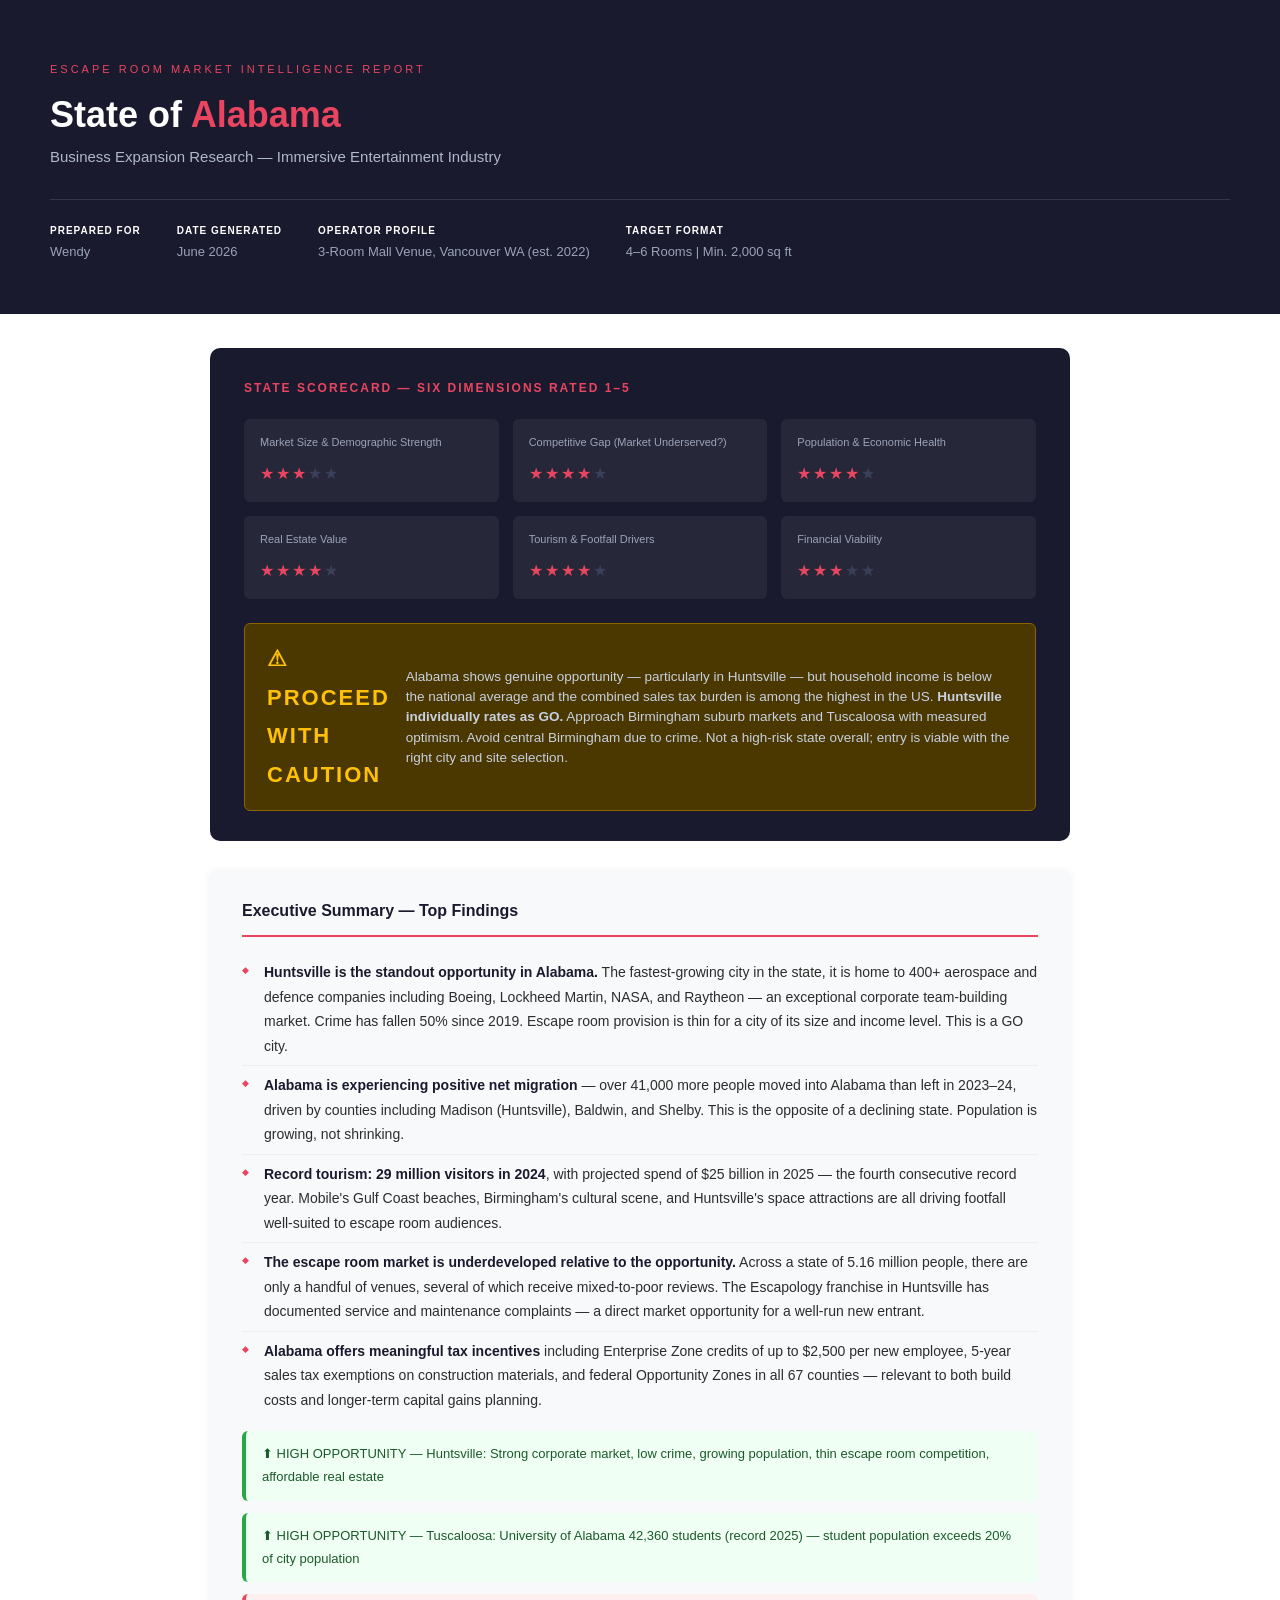
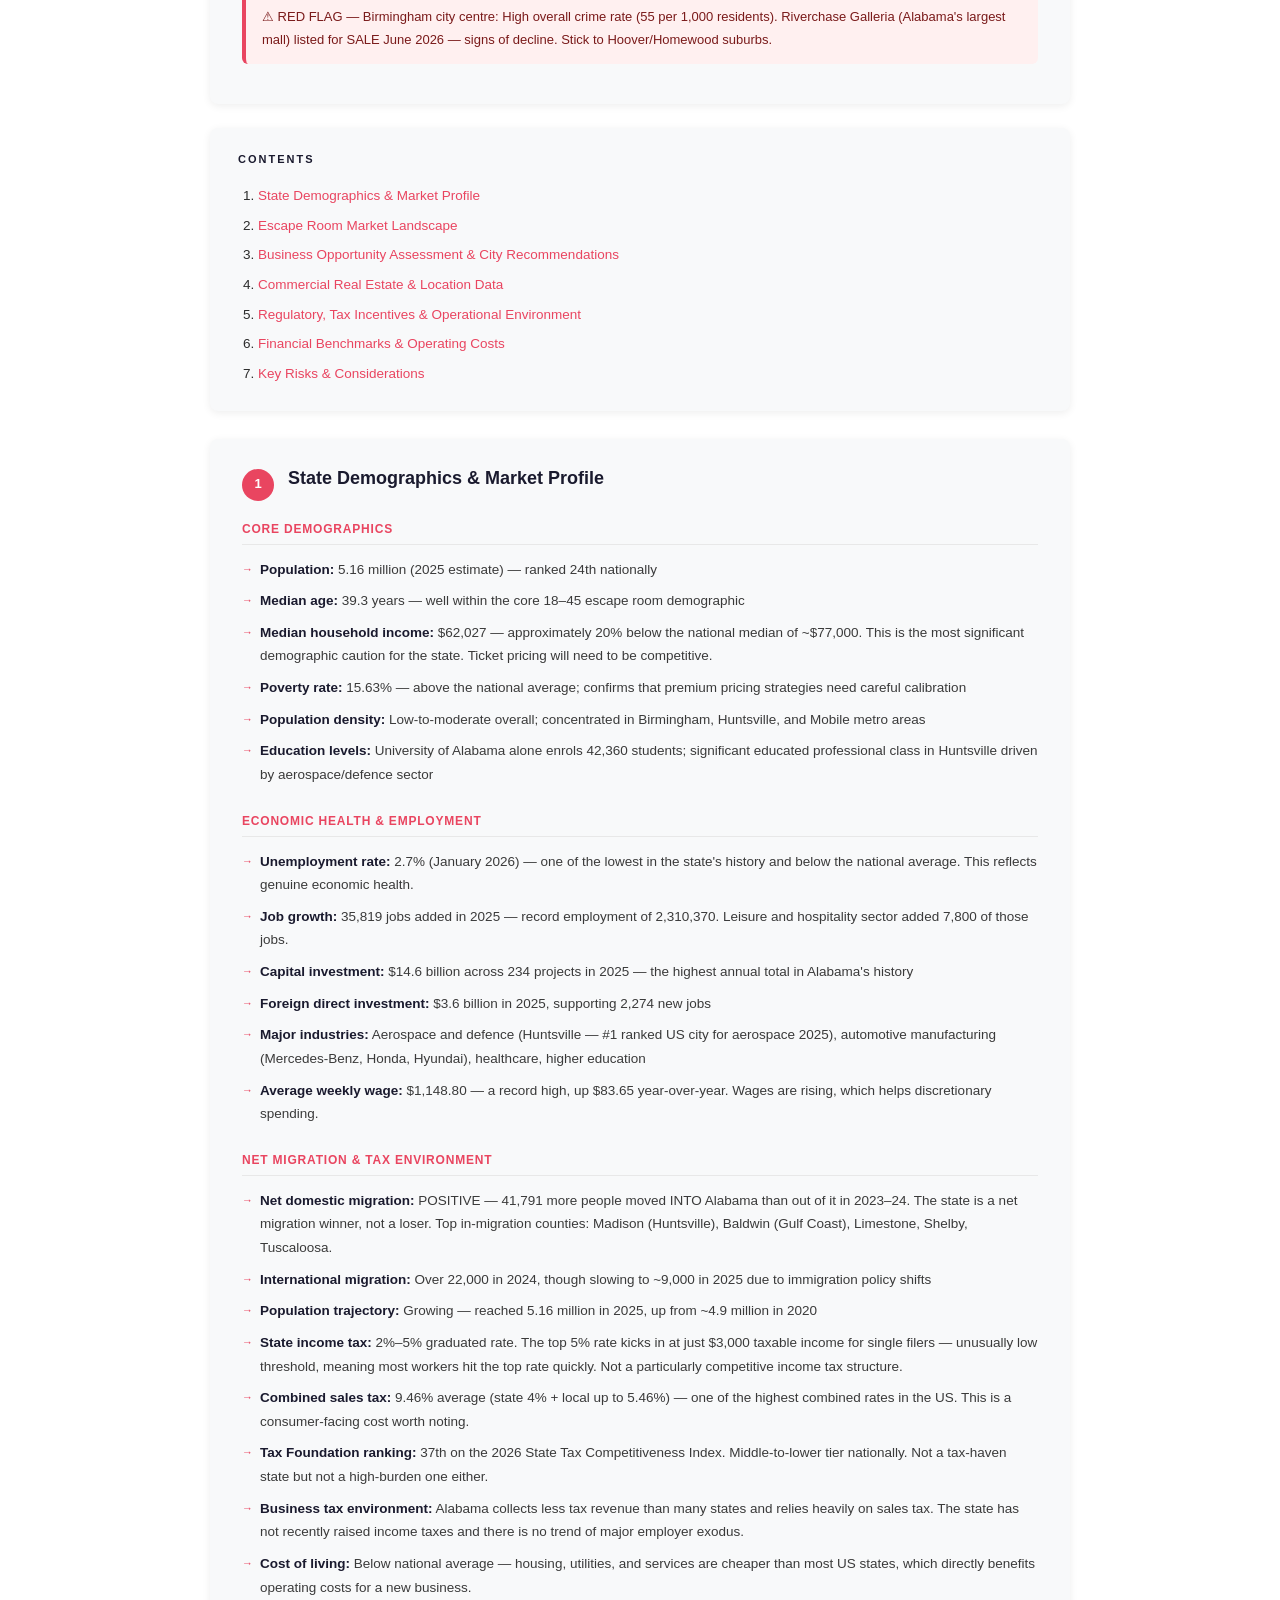
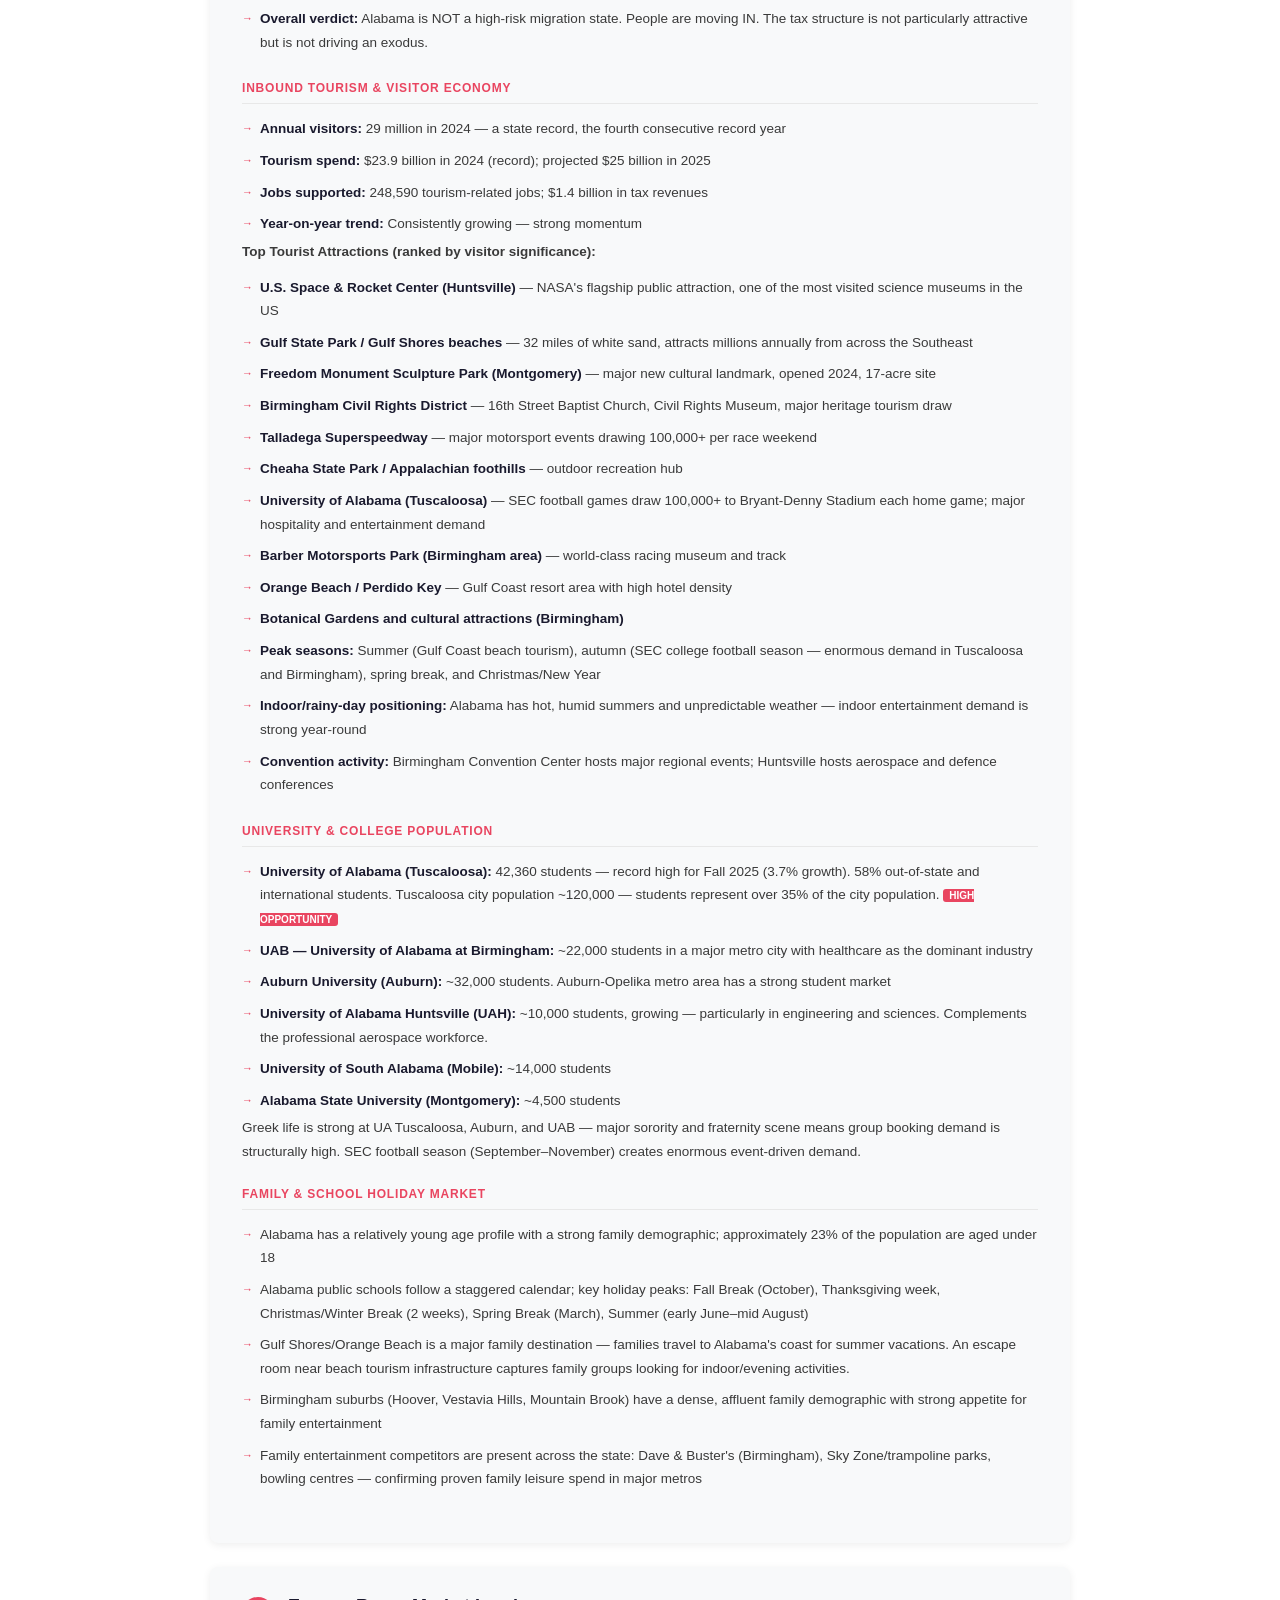
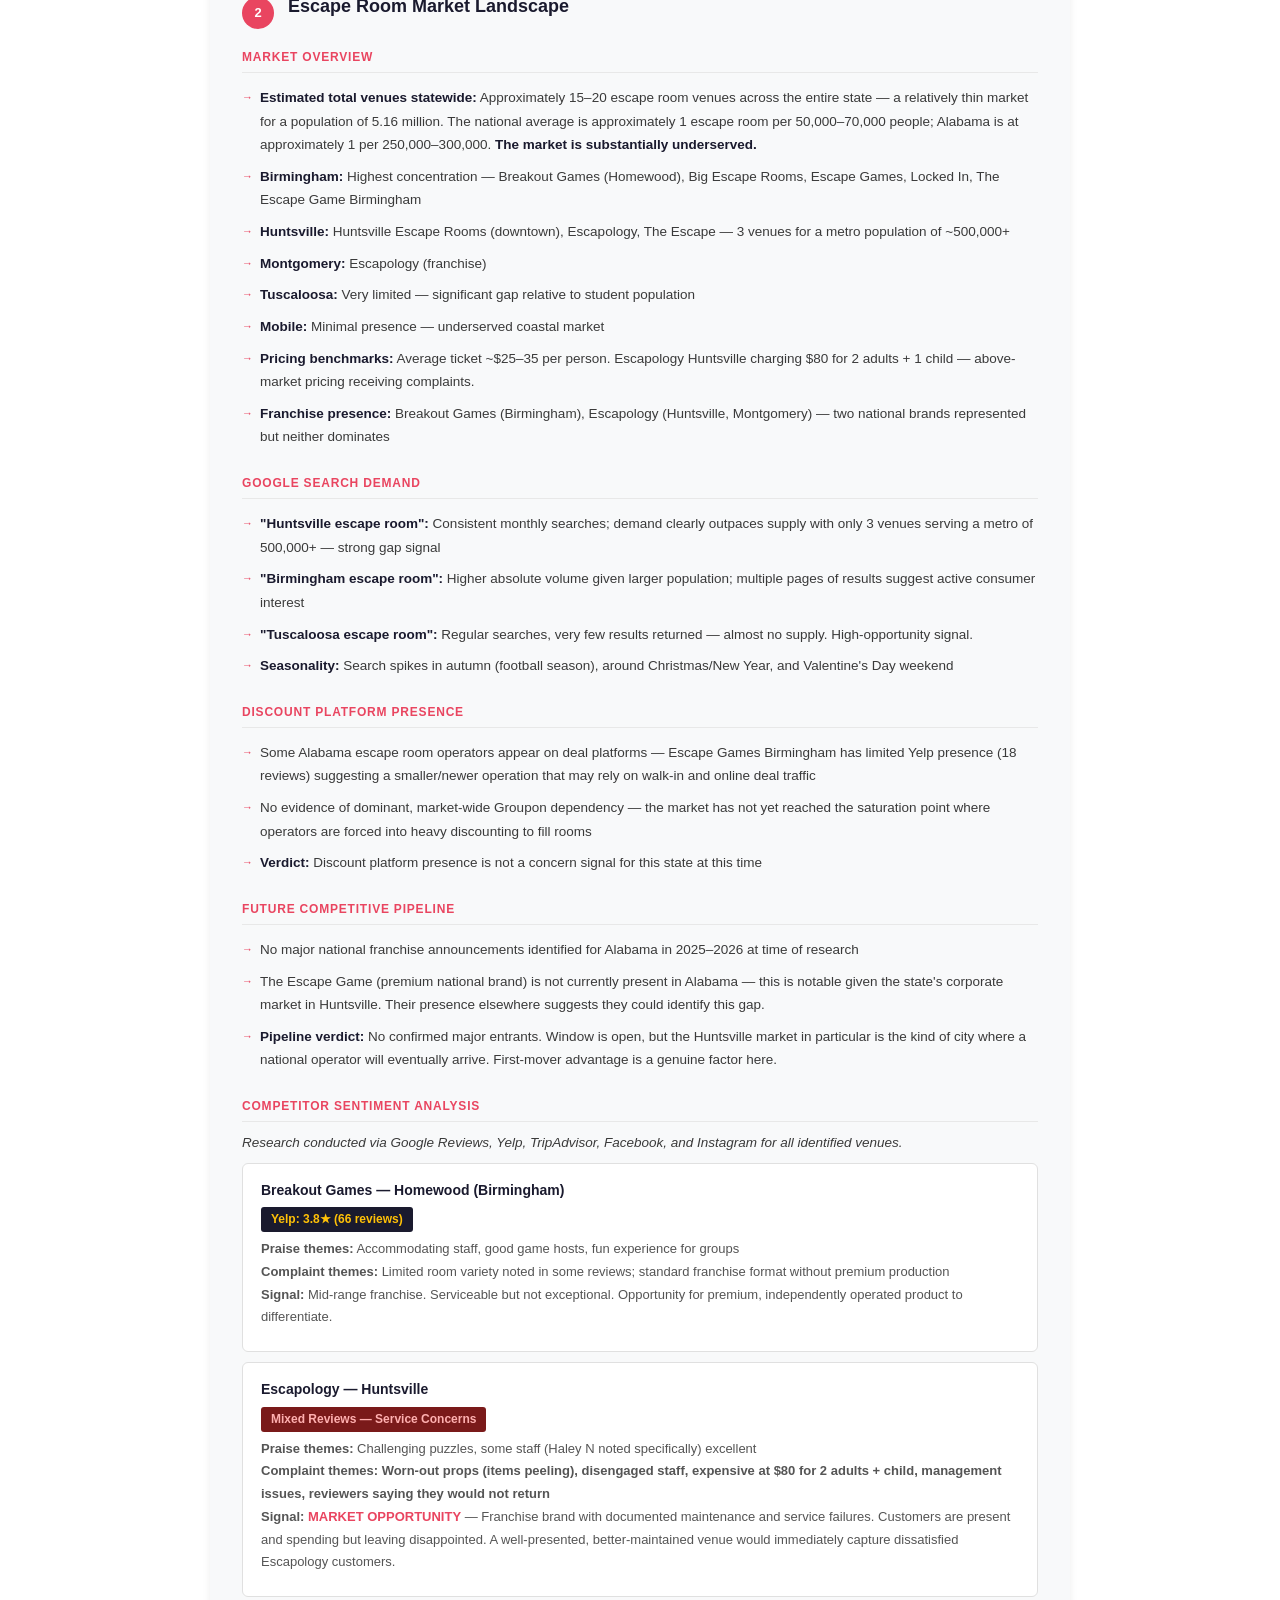
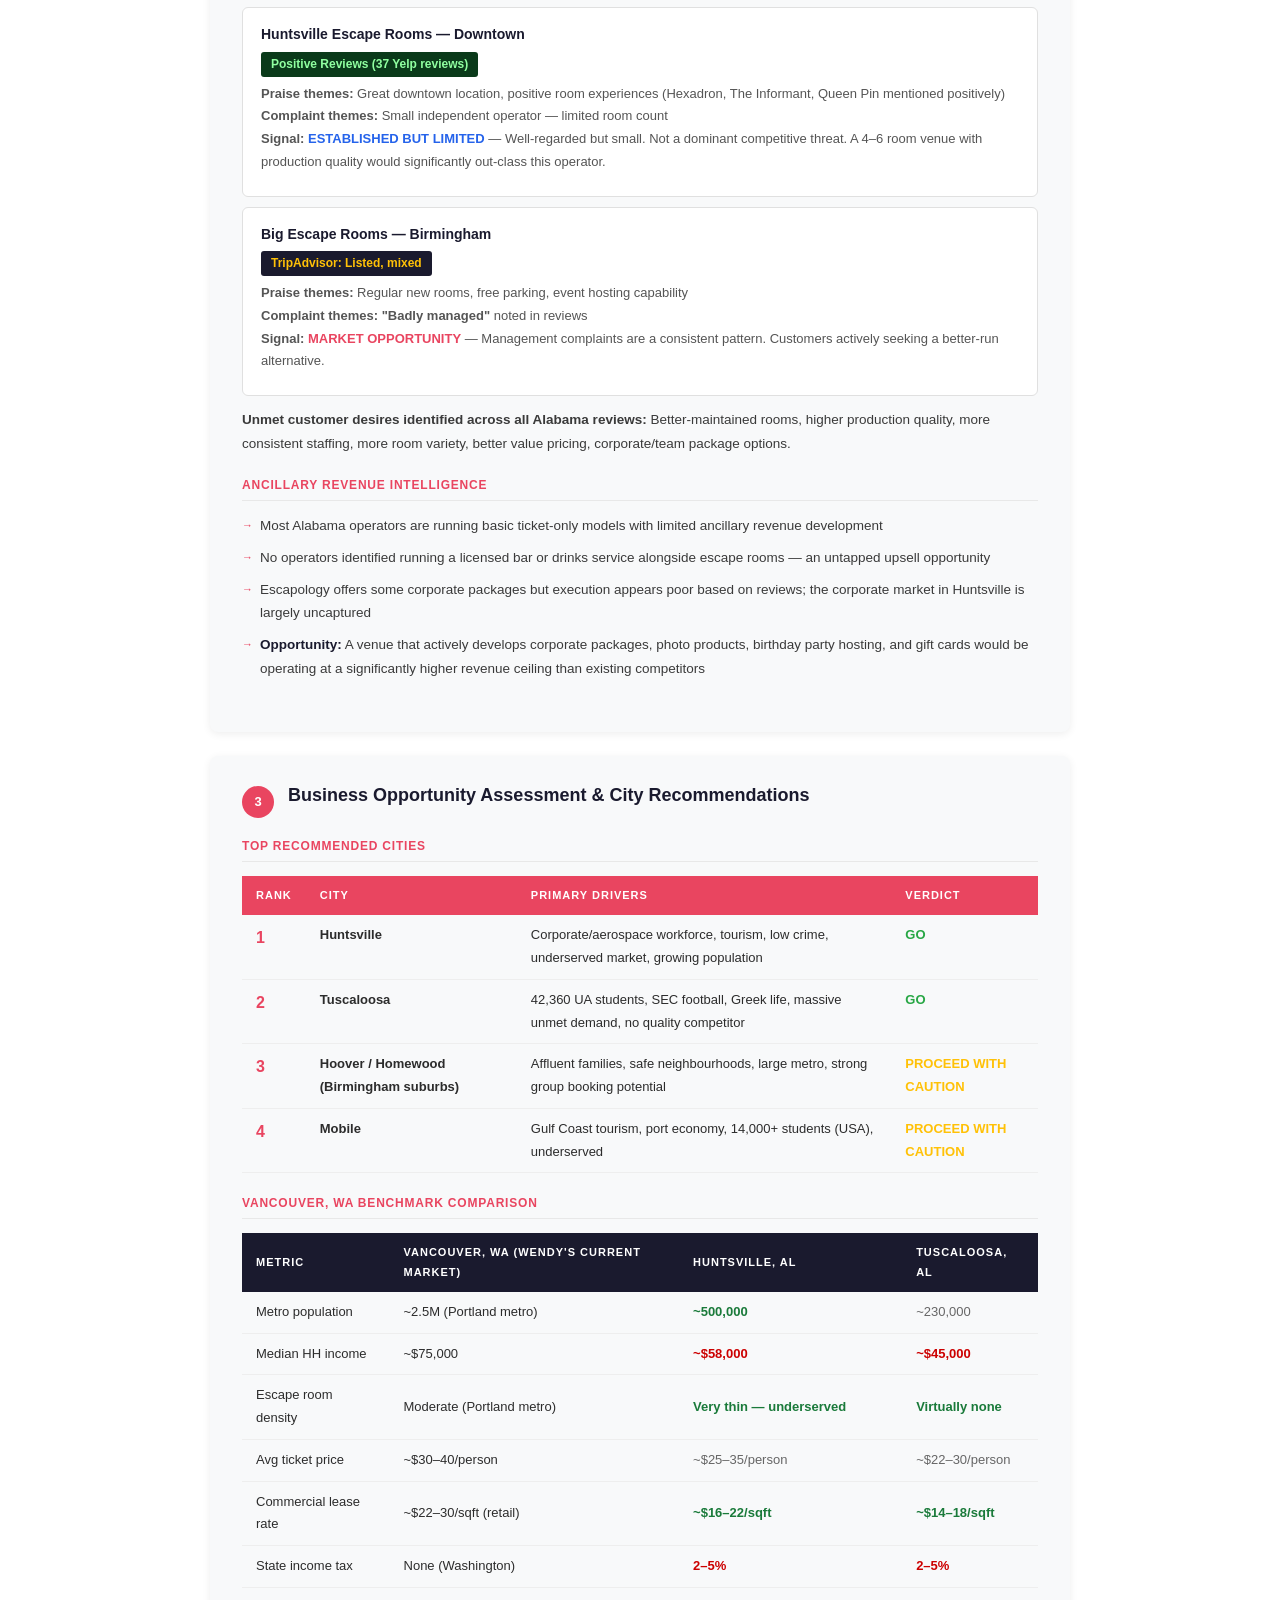
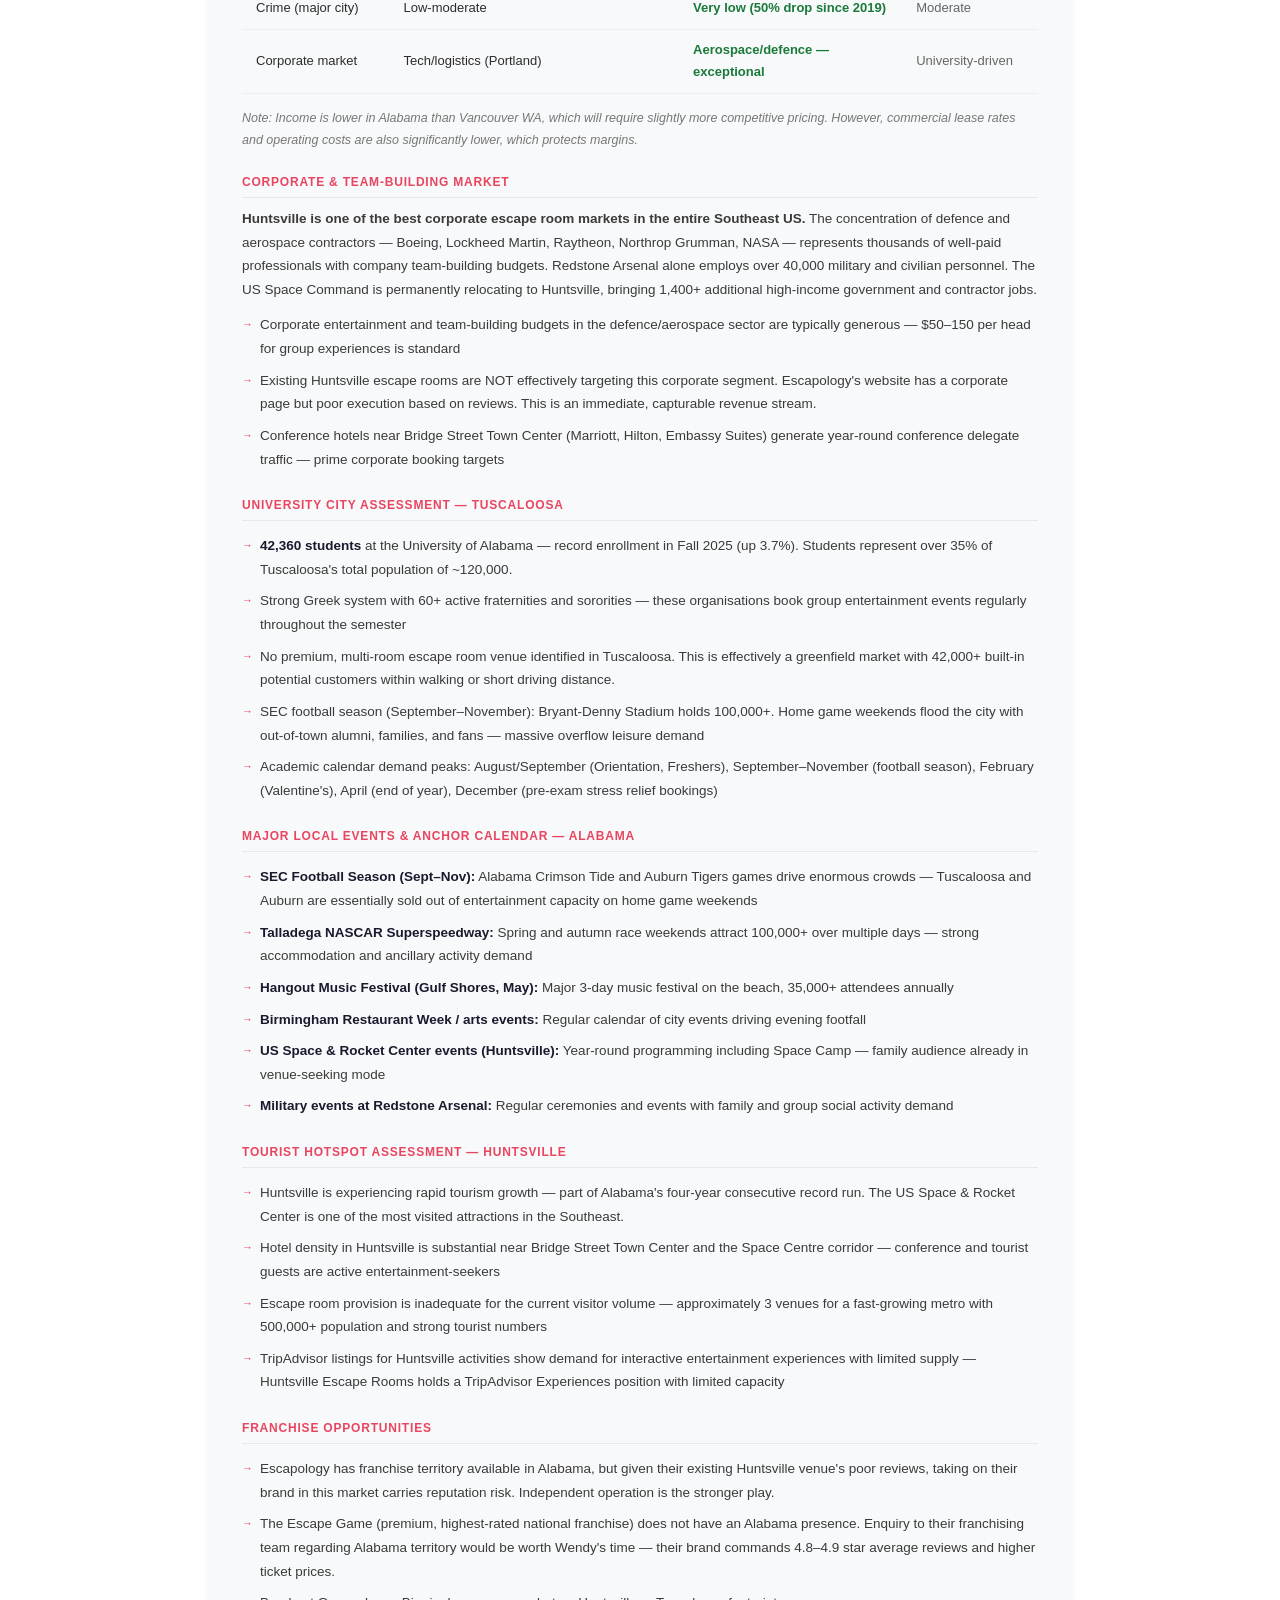
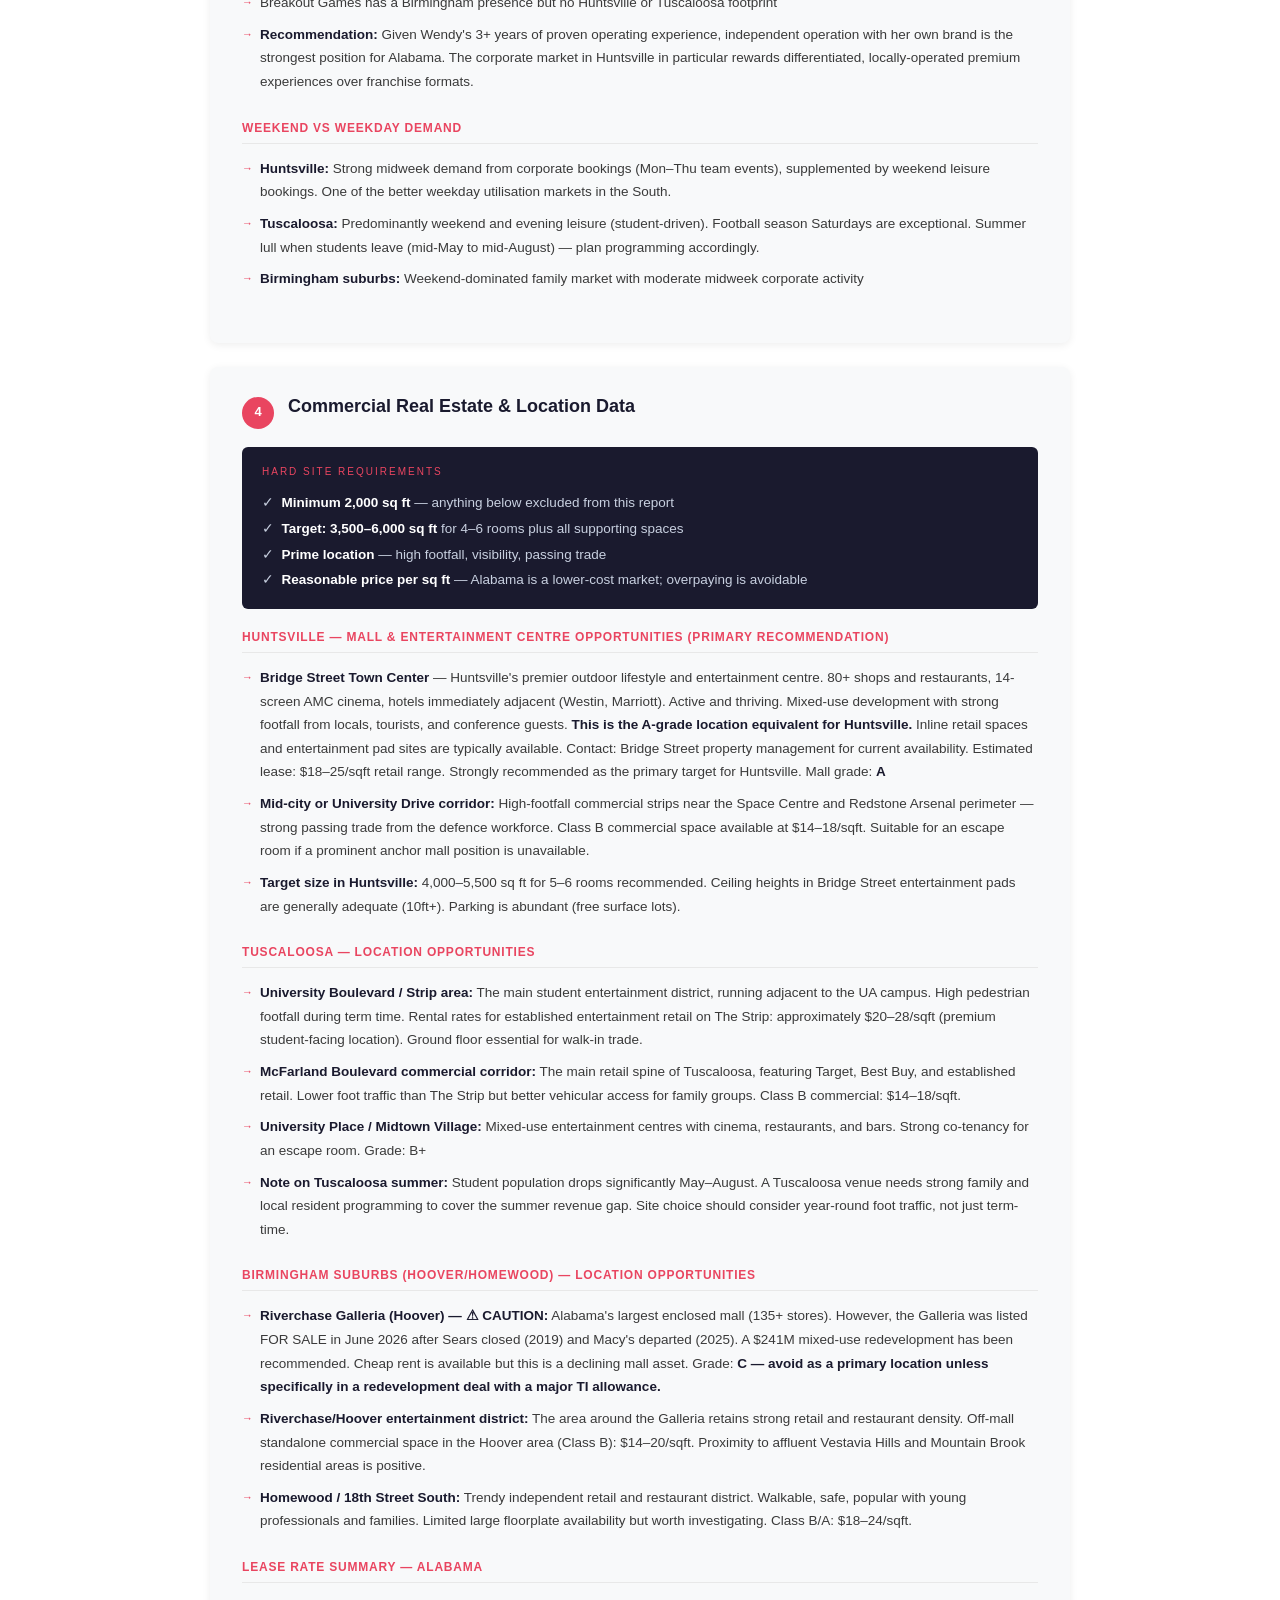
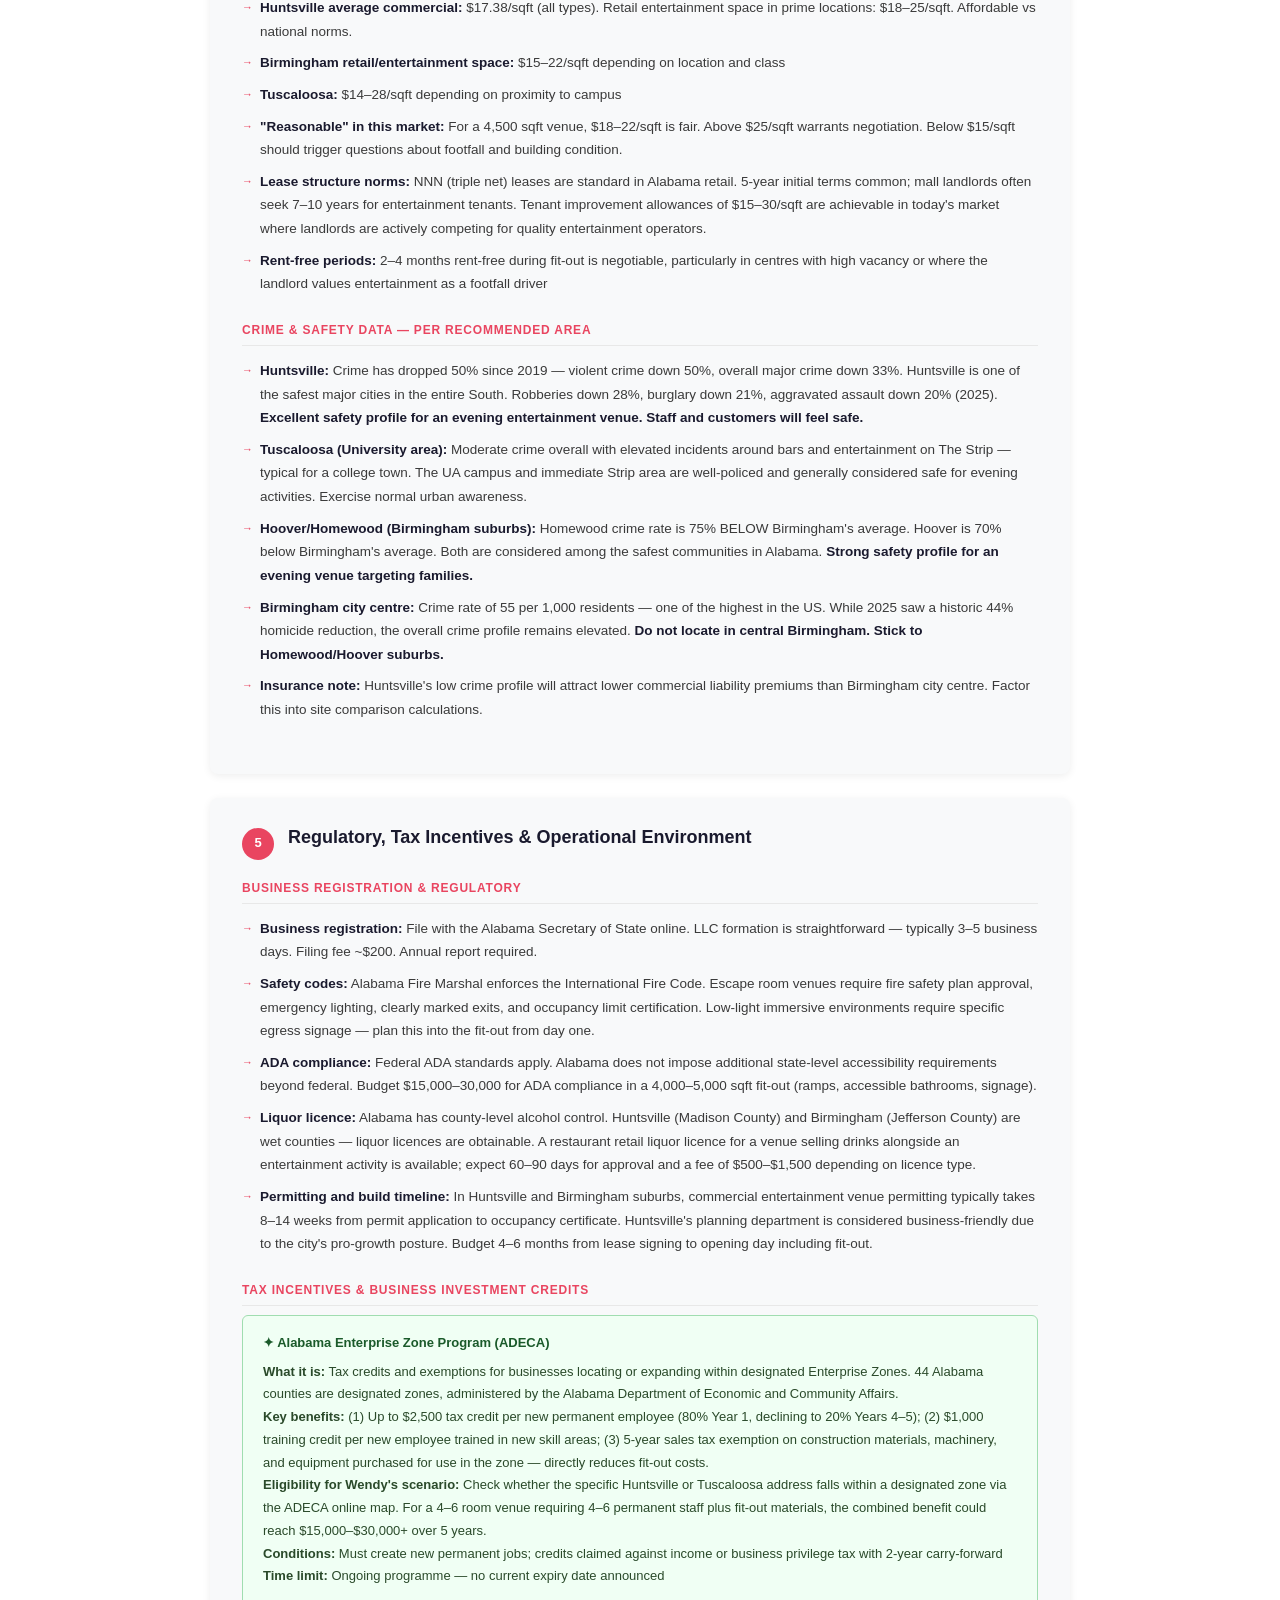
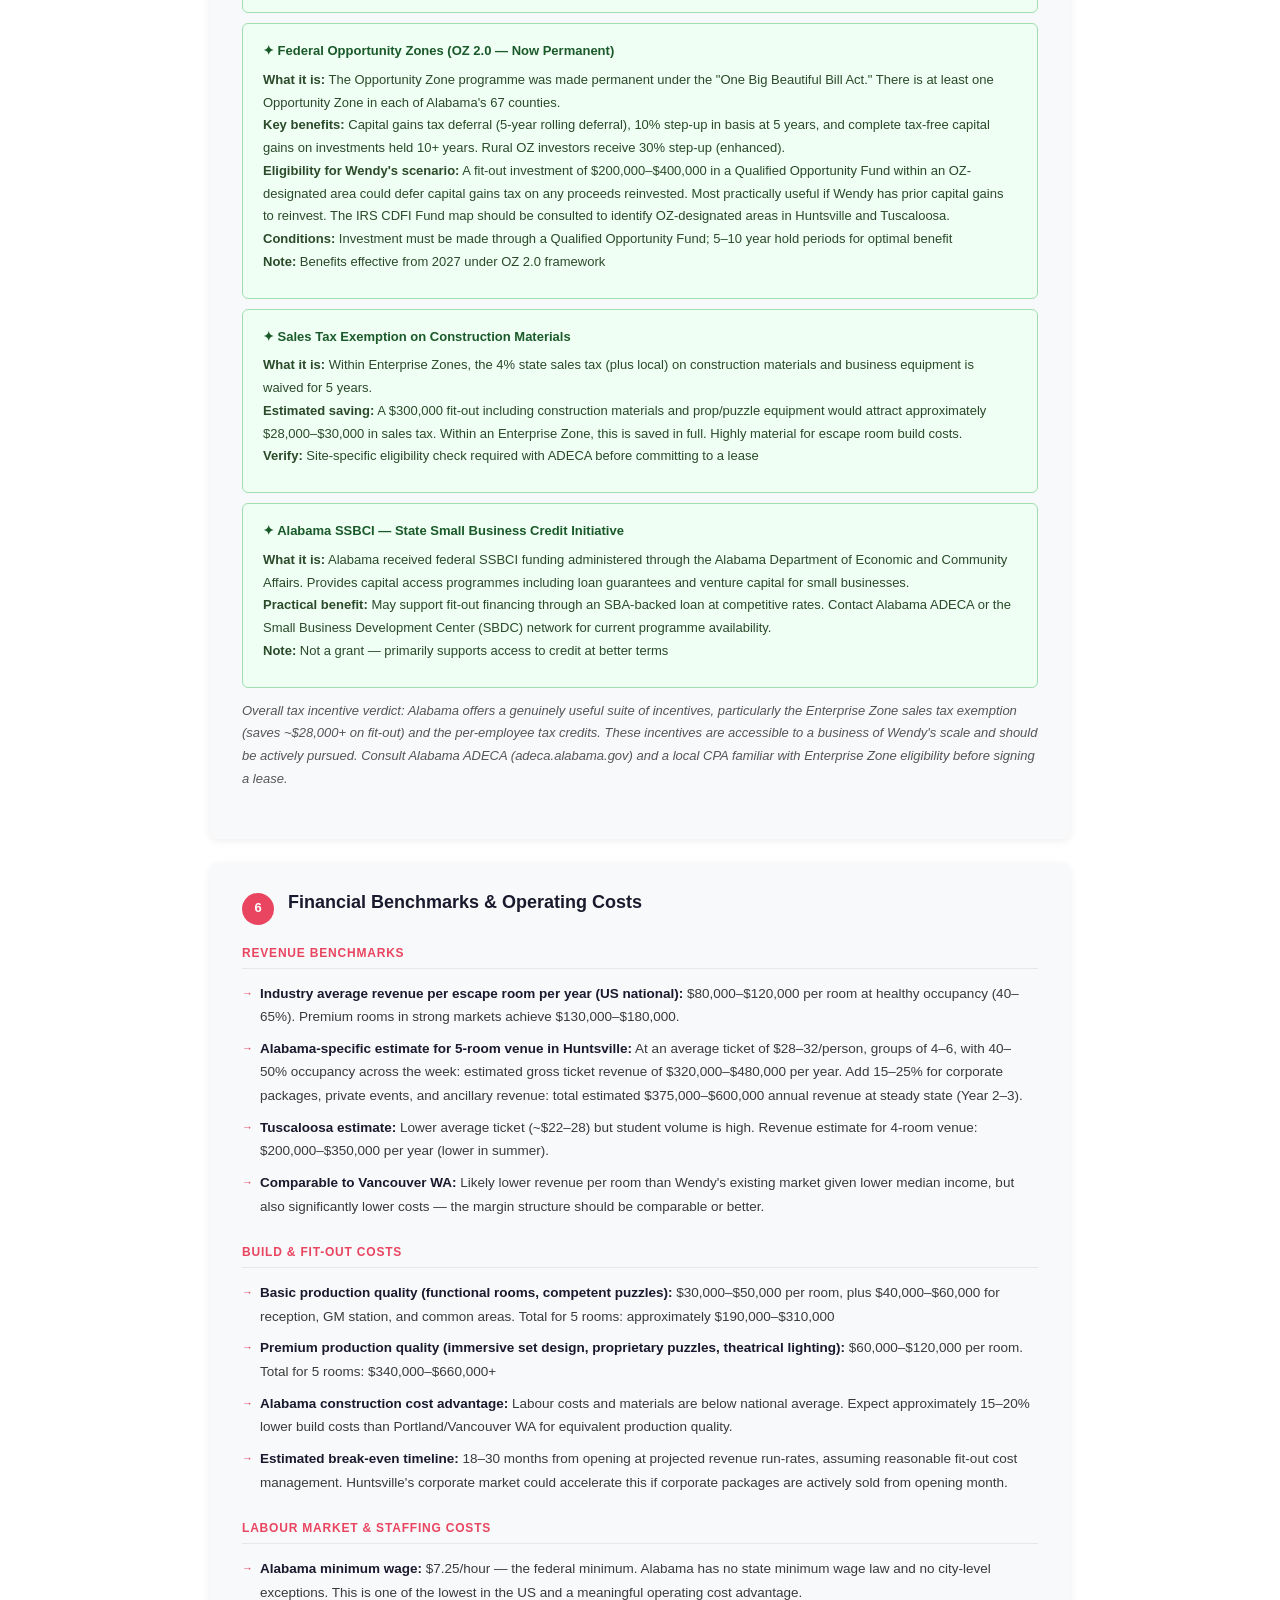
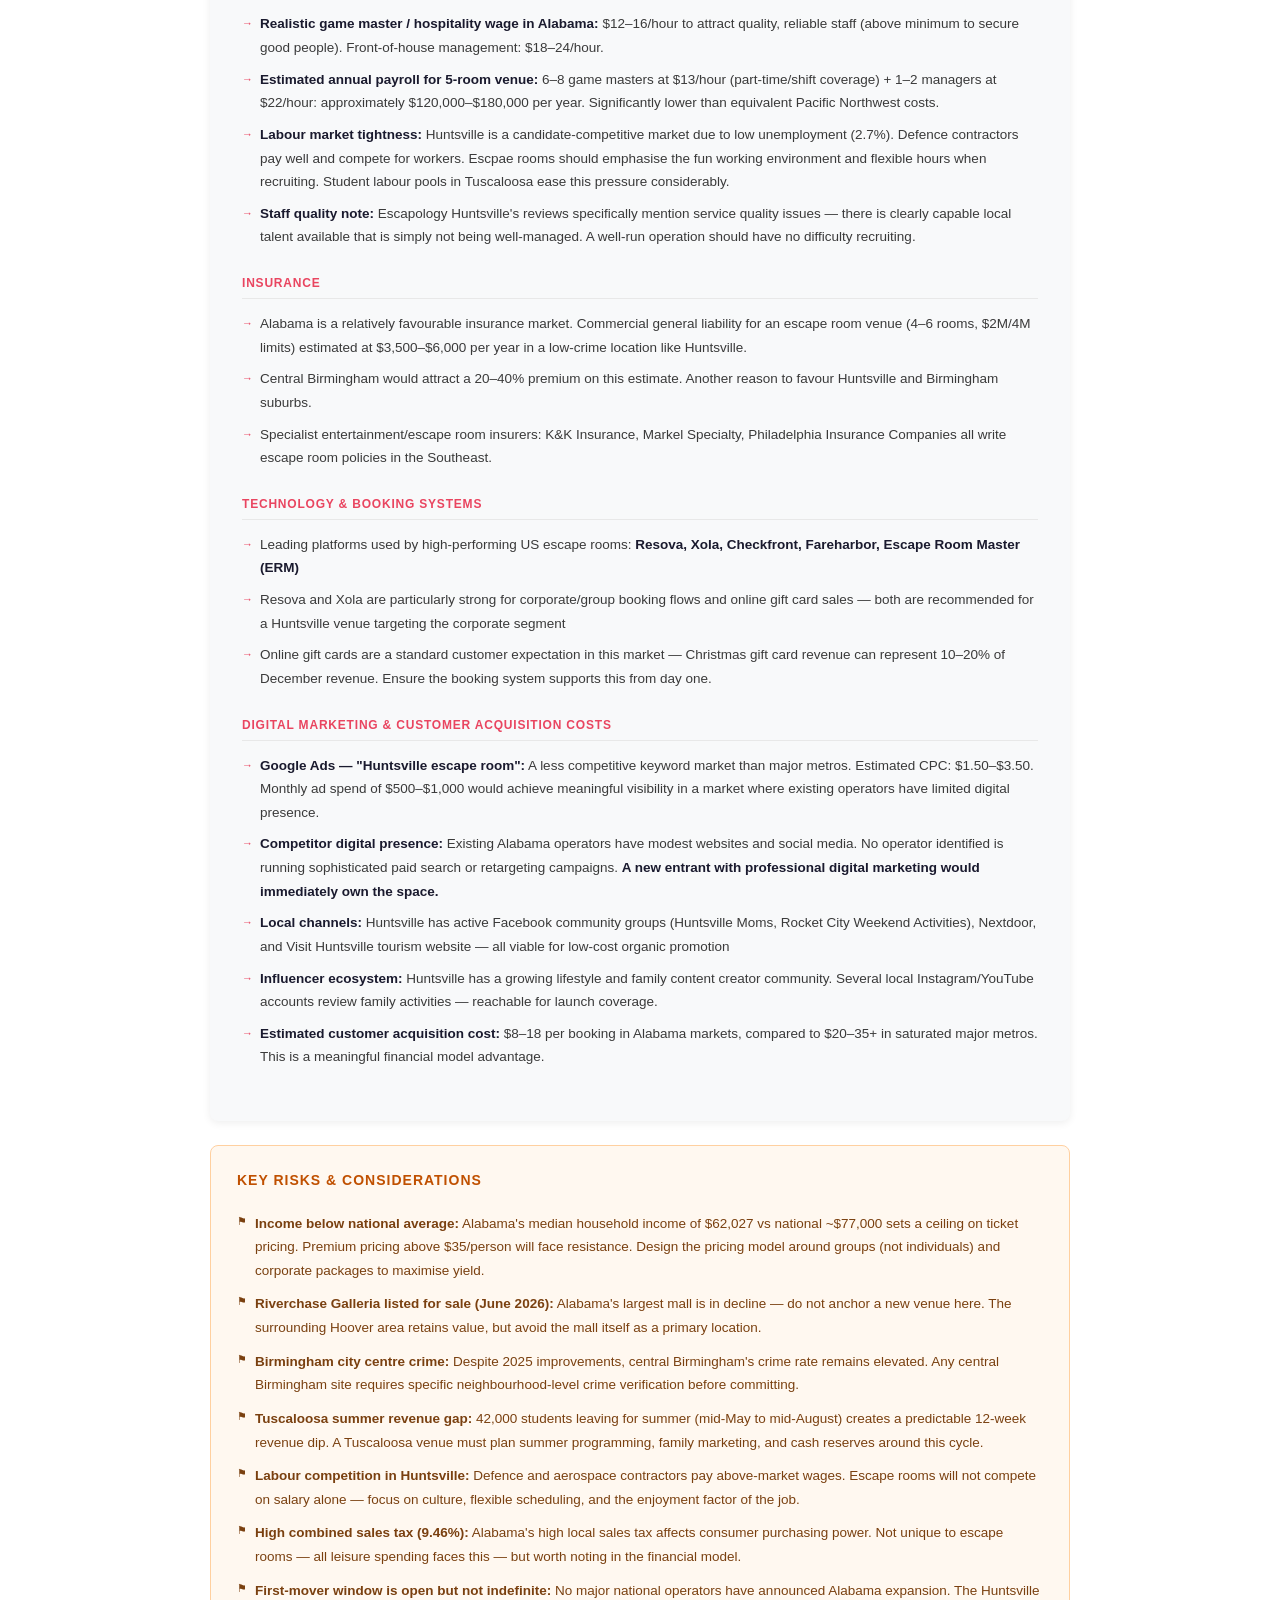
<file: reports/escape-room-Alabama.html>
<!DOCTYPE html>
<html lang="en">
<head>
<meta charset="UTF-8">
<meta name="viewport" content="width=device-width, initial-scale=1.0">
<title>Alabama Escape Room Market Report — Prepared for Wendy</title>
<style>
  * { margin: 0; padding: 0; box-sizing: border-box; }
  body { font-family: 'Segoe UI', Arial, sans-serif; background: #fff; color: #2c2c2c; font-size: 14px; line-height: 1.75; }

  /* Cover */
  .cover { background: #1a1a2e; color: #fff; padding: 60px 50px 50px; }
  .cover .label { font-size: 11px; letter-spacing: 3px; text-transform: uppercase; color: #e94560; margin-bottom: 14px; }
  .cover h1 { font-size: 36px; font-weight: 700; line-height: 1.2; margin-bottom: 8px; }
  .cover h1 span { color: #e94560; }
  .cover .sub { font-size: 15px; color: #b0b8cc; margin-bottom: 28px; }
  .cover .meta { display: flex; gap: 36px; flex-wrap: wrap; border-top: 1px solid rgba(255,255,255,0.12); padding-top: 22px; font-size: 13px; color: #9aa3b8; }
  .cover .meta strong { color: #fff; display: block; font-size: 10px; letter-spacing: 1px; text-transform: uppercase; margin-bottom: 2px; }

  .container { max-width: 940px; margin: 0 auto; padding: 0 40px 60px; }

  /* Scorecard */
  .scorecard { background: #1a1a2e; border-radius: 10px; padding: 30px 34px; margin: 34px 0 28px; }
  .scorecard h2 { color: #e94560; font-size: 12px; letter-spacing: 2px; text-transform: uppercase; margin-bottom: 20px; }
  .score-grid { display: grid; grid-template-columns: repeat(3, 1fr); gap: 14px; margin-bottom: 24px; }
  .score-item { background: rgba(255,255,255,0.06); border-radius: 6px; padding: 14px 16px; }
  .score-item .dim { font-size: 11px; color: #9aa3b8; margin-bottom: 8px; }
  .score-item .stars { font-size: 16px; letter-spacing: 2px; }
  .score-item .stars .on { color: #e94560; }
  .score-item .stars .off { color: #3a3f5a; }
  .verdict-banner { border-radius: 6px; padding: 16px 22px; display: flex; align-items: center; gap: 16px; }
  .verdict-banner.caution { background: #4a3800; border: 1px solid #8a6500; }
  .verdict-banner.go { background: #0a3a1a; border: 1px solid #1a7a3a; }
  .verdict-banner.avoid { background: #3a0a0a; border: 1px solid #8a1a1a; }
  .verdict-label { font-size: 22px; font-weight: 800; letter-spacing: 2px; }
  .verdict-banner.caution .verdict-label { color: #ffc107; }
  .verdict-banner.go .verdict-label { color: #28a745; }
  .verdict-banner.avoid .verdict-label { color: #dc3545; }
  .verdict-text { font-size: 13.5px; color: #c8d0e0; line-height: 1.5; }

  /* Executive Summary */
  .exec-summary { background: #f8f9fa; border-radius: 8px; padding: 28px 32px; margin-bottom: 24px; box-shadow: 0 2px 8px rgba(0,0,0,0.07); }
  .exec-summary h2 { font-size: 16px; font-weight: 700; color: #1a1a2e; margin-bottom: 16px; padding-bottom: 10px; border-bottom: 2px solid #e94560; }
  .exec-findings { list-style: none; padding: 0; }
  .exec-findings li { padding: 7px 0 7px 22px; position: relative; font-size: 14px; border-bottom: 1px solid #eee; }
  .exec-findings li:last-child { border-bottom: none; }
  .exec-findings li::before { content: "◆"; position: absolute; left: 0; color: #e94560; font-size: 9px; top: 10px; }
  .exec-findings li strong { color: #1a1a2e; }

  .flag-banner { border-radius: 6px; padding: 12px 16px; margin: 12px 0; font-size: 13px; }
  .flag-banner.opportunity { background: #f0fff4; border-left: 4px solid #28a745; color: #1a5a2a; }
  .flag-banner.risk { background: #fff0f0; border-left: 4px solid #e94560; color: #7a1a1a; }
  .flag-banner.info { background: #f0f4ff; border-left: 4px solid #2563eb; color: #1a2a6a; }

  /* Benchmark table */
  .bench-table { width: 100%; border-collapse: collapse; margin: 14px 0; font-size: 13px; }
  .bench-table th { background: #1a1a2e; color: #fff; padding: 10px 14px; text-align: left; font-size: 11px; letter-spacing: 1px; text-transform: uppercase; }
  .bench-table td { padding: 9px 14px; border-bottom: 1px solid #eee; }
  .bench-table tr:nth-child(even) td { background: #f8f9fa; }
  .bench-table td.better { color: #1a7a3a; font-weight: 600; }
  .bench-table td.worse { color: #c00; font-weight: 600; }
  .bench-table td.neutral { color: #666; }

  /* Locations table */
  .loc-table { width: 100%; border-collapse: collapse; margin: 14px 0; font-size: 13px; }
  .loc-table th { background: #e94560; color: #fff; padding: 10px 14px; text-align: left; font-size: 11px; letter-spacing: 1px; text-transform: uppercase; }
  .loc-table td { padding: 9px 14px; border-bottom: 1px solid #eee; vertical-align: top; }
  .loc-table tr:nth-child(even) td { background: #f8f9fa; }
  .loc-table .rank { font-weight: 800; color: #e94560; font-size: 16px; }

  /* TOC */
  .toc { background: #f8f9fa; border-radius: 8px; padding: 22px 28px; margin-bottom: 28px; box-shadow: 0 2px 8px rgba(0,0,0,0.07); }
  .toc h3 { font-size: 11px; letter-spacing: 2px; text-transform: uppercase; color: #1a1a2e; margin-bottom: 12px; }
  .toc ol { padding-left: 20px; }
  .toc ol li { padding: 3px 0; font-size: 13.5px; }
  .toc ol li a { color: #e94560; text-decoration: none; }

  /* Section cards */
  .section-card { background: #f8f9fa; border-radius: 8px; padding: 28px 32px; margin-bottom: 24px; box-shadow: 0 2px 8px rgba(0,0,0,0.07); page-break-inside: avoid; }
  .section-header { display: flex; align-items: flex-start; gap: 14px; margin-bottom: 18px; }
  .section-num { background: #e94560; color: #fff; font-weight: 700; font-size: 13px; min-width: 32px; height: 32px; border-radius: 50%; display: flex; align-items: center; justify-content: center; flex-shrink: 0; margin-top: 2px; }
  .section-title { font-size: 18px; font-weight: 700; color: #1a1a2e; line-height: 1.3; }

  .subsection { margin-bottom: 20px; }
  .subsection h4 { font-size: 12px; font-weight: 700; color: #e94560; text-transform: uppercase; letter-spacing: 0.8px; margin-bottom: 9px; padding-bottom: 4px; border-bottom: 1px solid #e8e8e8; }
  .subsection p { font-size: 13.5px; color: #3a3a3a; margin-bottom: 8px; }
  .subsection ul { list-style: none; padding: 0; }
  .subsection ul li { padding: 4px 0 4px 18px; position: relative; color: #3a3a3a; font-size: 13.5px; }
  .subsection ul li::before { content: "→"; position: absolute; left: 0; color: #e94560; font-size: 11px; top: 6px; }
  .subsection ul li strong { color: #1a1a2e; }

  .venue-card { background: #fff; border: 1px solid #e0e0e0; border-radius: 6px; padding: 14px 18px; margin-bottom: 10px; }
  .venue-card .venue-name { font-weight: 700; color: #1a1a2e; font-size: 14px; margin-bottom: 4px; }
  .venue-card .venue-rating { display: inline-block; background: #1a1a2e; color: #ffc107; font-size: 12px; font-weight: 700; padding: 2px 10px; border-radius: 3px; margin-bottom: 6px; }
  .venue-card .venue-rating.low { background: #7a1a1a; color: #ffb0b0; }
  .venue-card .venue-rating.high { background: #0a3a1a; color: #90ffa0; }
  .venue-card p { font-size: 13px; color: #555; }

  .incentive-box { background: #f0fff4; border: 1px solid #a0ddb0; border-radius: 6px; padding: 16px 20px; margin-bottom: 10px; }
  .incentive-box h5 { font-size: 13px; font-weight: 700; color: #1a5a2a; margin-bottom: 6px; }
  .incentive-box p { font-size: 13px; color: #2a4a2a; }

  .risk-section { background: #fff8f0; border: 1px solid #ffd0a0; border-radius: 8px; padding: 22px 26px; margin-bottom: 24px; }
  .risk-section h3 { font-size: 14px; font-weight: 700; color: #c05000; margin-bottom: 14px; text-transform: uppercase; letter-spacing: 1px; }
  .risk-section ul { list-style: none; padding: 0; }
  .risk-section ul li { padding: 5px 0 5px 18px; position: relative; font-size: 13.5px; color: #7a4010; }
  .risk-section ul li::before { content: "⚑"; position: absolute; left: 0; font-size: 11px; }

  footer { background: #1a1a2e; color: #7a8299; text-align: center; padding: 20px; font-size: 11px; margin-top: 40px; }
  footer span { color: #e94560; }

  @media print {
    .cover, .scorecard, .section-num, .loc-table th, .bench-table th { -webkit-print-color-adjust: exact; print-color-adjust: exact; }
    .section-card, .exec-summary { box-shadow: none; border: 1px solid #e0e0e0; }
    .verdict-banner { -webkit-print-color-adjust: exact; print-color-adjust: exact; }
  }
</style>
</head>
<body>

<!-- COVER -->
<div class="cover">
  <div class="label">Escape Room Market Intelligence Report</div>
  <h1>State of <span>Alabama</span></h1>
  <div class="sub">Business Expansion Research — Immersive Entertainment Industry</div>
  <div class="meta">
    <div><strong>Prepared for</strong>Wendy</div>
    <div><strong>Date Generated</strong>June 2026</div>
    <div><strong>Operator Profile</strong>3-Room Mall Venue, Vancouver WA (est. 2022)</div>
    <div><strong>Target Format</strong>4–6 Rooms | Min. 2,000 sq ft</div>
  </div>
</div>

<div class="container">

<!-- STATE SCORECARD -->
<div class="scorecard">
  <h2>State Scorecard — Six Dimensions Rated 1–5</h2>
  <div class="score-grid">
    <div class="score-item">
      <div class="dim">Market Size &amp; Demographic Strength</div>
      <div class="stars"><span class="on">★★★</span><span class="off">★★</span></div>
    </div>
    <div class="score-item">
      <div class="dim">Competitive Gap (Market Underserved?)</div>
      <div class="stars"><span class="on">★★★★</span><span class="off">★</span></div>
    </div>
    <div class="score-item">
      <div class="dim">Population &amp; Economic Health</div>
      <div class="stars"><span class="on">★★★★</span><span class="off">★</span></div>
    </div>
    <div class="score-item">
      <div class="dim">Real Estate Value</div>
      <div class="stars"><span class="on">★★★★</span><span class="off">★</span></div>
    </div>
    <div class="score-item">
      <div class="dim">Tourism &amp; Footfall Drivers</div>
      <div class="stars"><span class="on">★★★★</span><span class="off">★</span></div>
    </div>
    <div class="score-item">
      <div class="dim">Financial Viability</div>
      <div class="stars"><span class="on">★★★</span><span class="off">★★</span></div>
    </div>
  </div>
  <div class="verdict-banner caution">
    <div class="verdict-label">⚠ PROCEED WITH CAUTION</div>
    <div class="verdict-text">Alabama shows genuine opportunity — particularly in Huntsville — but household income is below the national average and the combined sales tax burden is among the highest in the US. <strong>Huntsville individually rates as GO.</strong> Approach Birmingham suburb markets and Tuscaloosa with measured optimism. Avoid central Birmingham due to crime. Not a high-risk state overall; entry is viable with the right city and site selection.</div>
  </div>
</div>

<!-- EXECUTIVE SUMMARY -->
<div class="exec-summary" id="exec">
  <h2>Executive Summary — Top Findings</h2>
  <ul class="exec-findings">
    <li><strong>Huntsville is the standout opportunity in Alabama.</strong> The fastest-growing city in the state, it is home to 400+ aerospace and defence companies including Boeing, Lockheed Martin, NASA, and Raytheon — an exceptional corporate team-building market. Crime has fallen 50% since 2019. Escape room provision is thin for a city of its size and income level. This is a GO city.</li>
    <li><strong>Alabama is experiencing positive net migration</strong> — over 41,000 more people moved into Alabama than left in 2023–24, driven by counties including Madison (Huntsville), Baldwin, and Shelby. This is the opposite of a declining state. Population is growing, not shrinking.</li>
    <li><strong>Record tourism: 29 million visitors in 2024</strong>, with projected spend of $25 billion in 2025 — the fourth consecutive record year. Mobile's Gulf Coast beaches, Birmingham's cultural scene, and Huntsville's space attractions are all driving footfall well-suited to escape room audiences.</li>
    <li><strong>The escape room market is underdeveloped relative to the opportunity.</strong> Across a state of 5.16 million people, there are only a handful of venues, several of which receive mixed-to-poor reviews. The Escapology franchise in Huntsville has documented service and maintenance complaints — a direct market opportunity for a well-run new entrant.</li>
    <li><strong>Alabama offers meaningful tax incentives</strong> including Enterprise Zone credits of up to $2,500 per new employee, 5-year sales tax exemptions on construction materials, and federal Opportunity Zones in all 67 counties — relevant to both build costs and longer-term capital gains planning.</li>
  </ul>

  <div class="flag-banner opportunity">⬆ HIGH OPPORTUNITY — Huntsville: Strong corporate market, low crime, growing population, thin escape room competition, affordable real estate</div>
  <div class="flag-banner opportunity">⬆ HIGH OPPORTUNITY — Tuscaloosa: University of Alabama 42,360 students (record 2025) — student population exceeds 20% of city population</div>
  <div class="flag-banner risk">⚠ RED FLAG — Birmingham city centre: High overall crime rate (55 per 1,000 residents). Riverchase Galleria (Alabama's largest mall) listed for SALE June 2026 — signs of decline. Stick to Hoover/Homewood suburbs.</div>
</div>

<!-- TOC -->
<div class="toc">
  <h3>Contents</h3>
  <ol>
    <li><a href="#s1">State Demographics &amp; Market Profile</a></li>
    <li><a href="#s2">Escape Room Market Landscape</a></li>
    <li><a href="#s3">Business Opportunity Assessment &amp; City Recommendations</a></li>
    <li><a href="#s4">Commercial Real Estate &amp; Location Data</a></li>
    <li><a href="#s5">Regulatory, Tax Incentives &amp; Operational Environment</a></li>
    <li><a href="#s6">Financial Benchmarks &amp; Operating Costs</a></li>
    <li><a href="#risks">Key Risks &amp; Considerations</a></li>
  </ol>
</div>

<!-- SECTION 1 -->
<div class="section-card" id="s1">
  <div class="section-header">
    <div class="section-num">1</div>
    <div class="section-title">State Demographics &amp; Market Profile</div>
  </div>

  <div class="subsection">
    <h4>Core Demographics</h4>
    <ul>
      <li><strong>Population:</strong> 5.16 million (2025 estimate) — ranked 24th nationally</li>
      <li><strong>Median age:</strong> 39.3 years — well within the core 18–45 escape room demographic</li>
      <li><strong>Median household income:</strong> $62,027 — approximately 20% below the national median of ~$77,000. This is the most significant demographic caution for the state. Ticket pricing will need to be competitive.</li>
      <li><strong>Poverty rate:</strong> 15.63% — above the national average; confirms that premium pricing strategies need careful calibration</li>
      <li><strong>Population density:</strong> Low-to-moderate overall; concentrated in Birmingham, Huntsville, and Mobile metro areas</li>
      <li><strong>Education levels:</strong> University of Alabama alone enrols 42,360 students; significant educated professional class in Huntsville driven by aerospace/defence sector</li>
    </ul>
  </div>

  <div class="subsection">
    <h4>Economic Health &amp; Employment</h4>
    <ul>
      <li><strong>Unemployment rate:</strong> 2.7% (January 2026) — one of the lowest in the state's history and below the national average. This reflects genuine economic health.</li>
      <li><strong>Job growth:</strong> 35,819 jobs added in 2025 — record employment of 2,310,370. Leisure and hospitality sector added 7,800 of those jobs.</li>
      <li><strong>Capital investment:</strong> $14.6 billion across 234 projects in 2025 — the highest annual total in Alabama's history</li>
      <li><strong>Foreign direct investment:</strong> $3.6 billion in 2025, supporting 2,274 new jobs</li>
      <li><strong>Major industries:</strong> Aerospace and defence (Huntsville — #1 ranked US city for aerospace 2025), automotive manufacturing (Mercedes-Benz, Honda, Hyundai), healthcare, higher education</li>
      <li><strong>Average weekly wage:</strong> $1,148.80 — a record high, up $83.65 year-over-year. Wages are rising, which helps discretionary spending.</li>
    </ul>
  </div>

  <div class="subsection">
    <h4>Net Migration &amp; Tax Environment</h4>
    <ul>
      <li><strong>Net domestic migration:</strong> POSITIVE — 41,791 more people moved INTO Alabama than out of it in 2023–24. The state is a net migration winner, not a loser. Top in-migration counties: Madison (Huntsville), Baldwin (Gulf Coast), Limestone, Shelby, Tuscaloosa.</li>
      <li><strong>International migration:</strong> Over 22,000 in 2024, though slowing to ~9,000 in 2025 due to immigration policy shifts</li>
      <li><strong>Population trajectory:</strong> Growing — reached 5.16 million in 2025, up from ~4.9 million in 2020</li>
      <li><strong>State income tax:</strong> 2%–5% graduated rate. The top 5% rate kicks in at just $3,000 taxable income for single filers — unusually low threshold, meaning most workers hit the top rate quickly. Not a particularly competitive income tax structure.</li>
      <li><strong>Combined sales tax:</strong> 9.46% average (state 4% + local up to 5.46%) — one of the highest combined rates in the US. This is a consumer-facing cost worth noting.</li>
      <li><strong>Tax Foundation ranking:</strong> 37th on the 2026 State Tax Competitiveness Index. Middle-to-lower tier nationally. Not a tax-haven state but not a high-burden one either.</li>
      <li><strong>Business tax environment:</strong> Alabama collects less tax revenue than many states and relies heavily on sales tax. The state has not recently raised income taxes and there is no trend of major employer exodus.</li>
      <li><strong>Cost of living:</strong> Below national average — housing, utilities, and services are cheaper than most US states, which directly benefits operating costs for a new business.</li>
      <li><strong>Overall verdict:</strong> Alabama is NOT a high-risk migration state. People are moving IN. The tax structure is not particularly attractive but is not driving an exodus.</li>
    </ul>
  </div>

  <div class="subsection">
    <h4>Inbound Tourism &amp; Visitor Economy</h4>
    <ul>
      <li><strong>Annual visitors:</strong> 29 million in 2024 — a state record, the fourth consecutive record year</li>
      <li><strong>Tourism spend:</strong> $23.9 billion in 2024 (record); projected $25 billion in 2025</li>
      <li><strong>Jobs supported:</strong> 248,590 tourism-related jobs; $1.4 billion in tax revenues</li>
      <li><strong>Year-on-year trend:</strong> Consistently growing — strong momentum</li>
    </ul>
    <p><strong>Top Tourist Attractions (ranked by visitor significance):</strong></p>
    <ul>
      <li><strong>U.S. Space &amp; Rocket Center (Huntsville)</strong> — NASA's flagship public attraction, one of the most visited science museums in the US</li>
      <li><strong>Gulf State Park / Gulf Shores beaches</strong> — 32 miles of white sand, attracts millions annually from across the Southeast</li>
      <li><strong>Freedom Monument Sculpture Park (Montgomery)</strong> — major new cultural landmark, opened 2024, 17-acre site</li>
      <li><strong>Birmingham Civil Rights District</strong> — 16th Street Baptist Church, Civil Rights Museum, major heritage tourism draw</li>
      <li><strong>Talladega Superspeedway</strong> — major motorsport events drawing 100,000+ per race weekend</li>
      <li><strong>Cheaha State Park / Appalachian foothills</strong> — outdoor recreation hub</li>
      <li><strong>University of Alabama (Tuscaloosa)</strong> — SEC football games draw 100,000+ to Bryant-Denny Stadium each home game; major hospitality and entertainment demand</li>
      <li><strong>Barber Motorsports Park (Birmingham area)</strong> — world-class racing museum and track</li>
      <li><strong>Orange Beach / Perdido Key</strong> — Gulf Coast resort area with high hotel density</li>
      <li><strong>Botanical Gardens and cultural attractions (Birmingham)</strong></li>
    </ul>
    <ul>
      <li><strong>Peak seasons:</strong> Summer (Gulf Coast beach tourism), autumn (SEC college football season — enormous demand in Tuscaloosa and Birmingham), spring break, and Christmas/New Year</li>
      <li><strong>Indoor/rainy-day positioning:</strong> Alabama has hot, humid summers and unpredictable weather — indoor entertainment demand is strong year-round</li>
      <li><strong>Convention activity:</strong> Birmingham Convention Center hosts major regional events; Huntsville hosts aerospace and defence conferences</li>
    </ul>
  </div>

  <div class="subsection">
    <h4>University &amp; College Population</h4>
    <ul>
      <li><strong>University of Alabama (Tuscaloosa):</strong> 42,360 students — record high for Fall 2025 (3.7% growth). 58% out-of-state and international students. Tuscaloosa city population ~120,000 — students represent over 35% of the city population. <span style="background:#e94560;color:#fff;font-size:10px;padding:1px 6px;border-radius:3px;font-weight:700;">HIGH OPPORTUNITY</span></li>
      <li><strong>UAB — University of Alabama at Birmingham:</strong> ~22,000 students in a major metro city with healthcare as the dominant industry</li>
      <li><strong>Auburn University (Auburn):</strong> ~32,000 students. Auburn-Opelika metro area has a strong student market</li>
      <li><strong>University of Alabama Huntsville (UAH):</strong> ~10,000 students, growing — particularly in engineering and sciences. Complements the professional aerospace workforce.</li>
      <li><strong>University of South Alabama (Mobile):</strong> ~14,000 students</li>
      <li><strong>Alabama State University (Montgomery):</strong> ~4,500 students</li>
    </ul>
    <p>Greek life is strong at UA Tuscaloosa, Auburn, and UAB — major sorority and fraternity scene means group booking demand is structurally high. SEC football season (September–November) creates enormous event-driven demand.</p>
  </div>

  <div class="subsection">
    <h4>Family &amp; School Holiday Market</h4>
    <ul>
      <li>Alabama has a relatively young age profile with a strong family demographic; approximately 23% of the population are aged under 18</li>
      <li>Alabama public schools follow a staggered calendar; key holiday peaks: Fall Break (October), Thanksgiving week, Christmas/Winter Break (2 weeks), Spring Break (March), Summer (early June–mid August)</li>
      <li>Gulf Shores/Orange Beach is a major family destination — families travel to Alabama's coast for summer vacations. An escape room near beach tourism infrastructure captures family groups looking for indoor/evening activities.</li>
      <li>Birmingham suburbs (Hoover, Vestavia Hills, Mountain Brook) have a dense, affluent family demographic with strong appetite for family entertainment</li>
      <li>Family entertainment competitors are present across the state: Dave &amp; Buster's (Birmingham), Sky Zone/trampoline parks, bowling centres — confirming proven family leisure spend in major metros</li>
    </ul>
  </div>
</div>

<!-- SECTION 2 -->
<div class="section-card" id="s2">
  <div class="section-header">
    <div class="section-num">2</div>
    <div class="section-title">Escape Room Market Landscape</div>
  </div>

  <div class="subsection">
    <h4>Market Overview</h4>
    <ul>
      <li><strong>Estimated total venues statewide:</strong> Approximately 15–20 escape room venues across the entire state — a relatively thin market for a population of 5.16 million. The national average is approximately 1 escape room per 50,000–70,000 people; Alabama is at approximately 1 per 250,000–300,000. <strong>The market is substantially underserved.</strong></li>
      <li><strong>Birmingham:</strong> Highest concentration — Breakout Games (Homewood), Big Escape Rooms, Escape Games, Locked In, The Escape Game Birmingham</li>
      <li><strong>Huntsville:</strong> Huntsville Escape Rooms (downtown), Escapology, The Escape — 3 venues for a metro population of ~500,000+</li>
      <li><strong>Montgomery:</strong> Escapology (franchise)</li>
      <li><strong>Tuscaloosa:</strong> Very limited — significant gap relative to student population</li>
      <li><strong>Mobile:</strong> Minimal presence — underserved coastal market</li>
      <li><strong>Pricing benchmarks:</strong> Average ticket ~$25–35 per person. Escapology Huntsville charging $80 for 2 adults + 1 child — above-market pricing receiving complaints.</li>
      <li><strong>Franchise presence:</strong> Breakout Games (Birmingham), Escapology (Huntsville, Montgomery) — two national brands represented but neither dominates</li>
    </ul>
  </div>

  <div class="subsection">
    <h4>Google Search Demand</h4>
    <ul>
      <li><strong>"Huntsville escape room":</strong> Consistent monthly searches; demand clearly outpaces supply with only 3 venues serving a metro of 500,000+ — strong gap signal</li>
      <li><strong>"Birmingham escape room":</strong> Higher absolute volume given larger population; multiple pages of results suggest active consumer interest</li>
      <li><strong>"Tuscaloosa escape room":</strong> Regular searches, very few results returned — almost no supply. High-opportunity signal.</li>
      <li><strong>Seasonality:</strong> Search spikes in autumn (football season), around Christmas/New Year, and Valentine's Day weekend</li>
    </ul>
  </div>

  <div class="subsection">
    <h4>Discount Platform Presence</h4>
    <ul>
      <li>Some Alabama escape room operators appear on deal platforms — Escape Games Birmingham has limited Yelp presence (18 reviews) suggesting a smaller/newer operation that may rely on walk-in and online deal traffic</li>
      <li>No evidence of dominant, market-wide Groupon dependency — the market has not yet reached the saturation point where operators are forced into heavy discounting to fill rooms</li>
      <li><strong>Verdict:</strong> Discount platform presence is not a concern signal for this state at this time</li>
    </ul>
  </div>

  <div class="subsection">
    <h4>Future Competitive Pipeline</h4>
    <ul>
      <li>No major national franchise announcements identified for Alabama in 2025–2026 at time of research</li>
      <li>The Escape Game (premium national brand) is not currently present in Alabama — this is notable given the state's corporate market in Huntsville. Their presence elsewhere suggests they could identify this gap.</li>
      <li><strong>Pipeline verdict:</strong> No confirmed major entrants. Window is open, but the Huntsville market in particular is the kind of city where a national operator will eventually arrive. First-mover advantage is a genuine factor here.</li>
    </ul>
  </div>

  <div class="subsection">
    <h4>Competitor Sentiment Analysis</h4>
    <p><em>Research conducted via Google Reviews, Yelp, TripAdvisor, Facebook, and Instagram for all identified venues.</em></p>

    <div class="venue-card">
      <div class="venue-name">Breakout Games — Homewood (Birmingham)</div>
      <div class="venue-rating">Yelp: 3.8★ (66 reviews)</div>
      <p><strong>Praise themes:</strong> Accommodating staff, good game hosts, fun experience for groups<br>
      <strong>Complaint themes:</strong> Limited room variety noted in some reviews; standard franchise format without premium production<br>
      <strong>Signal:</strong> Mid-range franchise. Serviceable but not exceptional. Opportunity for premium, independently operated product to differentiate.</p>
    </div>

    <div class="venue-card">
      <div class="venue-name">Escapology — Huntsville</div>
      <div class="venue-rating low">Mixed Reviews — Service Concerns</div>
      <p><strong>Praise themes:</strong> Challenging puzzles, some staff (Haley N noted specifically) excellent<br>
      <strong>Complaint themes:</strong> <strong>Worn-out props (items peeling), disengaged staff, expensive at $80 for 2 adults + child, management issues, reviewers saying they would not return</strong><br>
      <strong>Signal:</strong> <span style="color:#e94560;font-weight:700;">MARKET OPPORTUNITY</span> — Franchise brand with documented maintenance and service failures. Customers are present and spending but leaving disappointed. A well-presented, better-maintained venue would immediately capture dissatisfied Escapology customers.</p>
    </div>

    <div class="venue-card">
      <div class="venue-name">Huntsville Escape Rooms — Downtown</div>
      <div class="venue-rating high">Positive Reviews (37 Yelp reviews)</div>
      <p><strong>Praise themes:</strong> Great downtown location, positive room experiences (Hexadron, The Informant, Queen Pin mentioned positively)<br>
      <strong>Complaint themes:</strong> Small independent operator — limited room count<br>
      <strong>Signal:</strong> <span style="color:#2563eb;font-weight:700;">ESTABLISHED BUT LIMITED</span> — Well-regarded but small. Not a dominant competitive threat. A 4–6 room venue with production quality would significantly out-class this operator.</p>
    </div>

    <div class="venue-card">
      <div class="venue-name">Big Escape Rooms — Birmingham</div>
      <div class="venue-rating">TripAdvisor: Listed, mixed</div>
      <p><strong>Praise themes:</strong> Regular new rooms, free parking, event hosting capability<br>
      <strong>Complaint themes:</strong> <strong>"Badly managed"</strong> noted in reviews<br>
      <strong>Signal:</strong> <span style="color:#e94560;font-weight:700;">MARKET OPPORTUNITY</span> — Management complaints are a consistent pattern. Customers actively seeking a better-run alternative.</p>
    </div>

    <p style="margin-top:12px;"><strong>Unmet customer desires identified across all Alabama reviews:</strong> Better-maintained rooms, higher production quality, more consistent staffing, more room variety, better value pricing, corporate/team package options.</p>
  </div>

  <div class="subsection">
    <h4>Ancillary Revenue Intelligence</h4>
    <ul>
      <li>Most Alabama operators are running basic ticket-only models with limited ancillary revenue development</li>
      <li>No operators identified running a licensed bar or drinks service alongside escape rooms — an untapped upsell opportunity</li>
      <li>Escapology offers some corporate packages but execution appears poor based on reviews; the corporate market in Huntsville is largely uncaptured</li>
      <li><strong>Opportunity:</strong> A venue that actively develops corporate packages, photo products, birthday party hosting, and gift cards would be operating at a significantly higher revenue ceiling than existing competitors</li>
    </ul>
  </div>
</div>

<!-- SECTION 3 -->
<div class="section-card" id="s3">
  <div class="section-header">
    <div class="section-num">3</div>
    <div class="section-title">Business Opportunity Assessment &amp; City Recommendations</div>
  </div>

  <div class="subsection">
    <h4>Top Recommended Cities</h4>
    <table class="loc-table">
      <thead>
        <tr>
          <th>Rank</th>
          <th>City</th>
          <th>Primary Drivers</th>
          <th>Verdict</th>
        </tr>
      </thead>
      <tbody>
        <tr>
          <td class="rank">1</td>
          <td><strong>Huntsville</strong></td>
          <td>Corporate/aerospace workforce, tourism, low crime, underserved market, growing population</td>
          <td style="color:#28a745;font-weight:700;">GO</td>
        </tr>
        <tr>
          <td class="rank">2</td>
          <td><strong>Tuscaloosa</strong></td>
          <td>42,360 UA students, SEC football, Greek life, massive unmet demand, no quality competitor</td>
          <td style="color:#28a745;font-weight:700;">GO</td>
        </tr>
        <tr>
          <td class="rank">3</td>
          <td><strong>Hoover / Homewood (Birmingham suburbs)</strong></td>
          <td>Affluent families, safe neighbourhoods, large metro, strong group booking potential</td>
          <td style="color:#ffc107;font-weight:700;">PROCEED WITH CAUTION</td>
        </tr>
        <tr>
          <td class="rank">4</td>
          <td><strong>Mobile</strong></td>
          <td>Gulf Coast tourism, port economy, 14,000+ students (USA), underserved</td>
          <td style="color:#ffc107;font-weight:700;">PROCEED WITH CAUTION</td>
        </tr>
      </tbody>
    </table>
  </div>

  <div class="subsection">
    <h4>Vancouver, WA Benchmark Comparison</h4>
    <table class="bench-table">
      <thead>
        <tr><th>Metric</th><th>Vancouver, WA (Wendy's Current Market)</th><th>Huntsville, AL</th><th>Tuscaloosa, AL</th></tr>
      </thead>
      <tbody>
        <tr><td>Metro population</td><td>~2.5M (Portland metro)</td><td class="better">~500,000</td><td class="neutral">~230,000</td></tr>
        <tr><td>Median HH income</td><td>~$75,000</td><td class="worse">~$58,000</td><td class="worse">~$45,000</td></tr>
        <tr><td>Escape room density</td><td>Moderate (Portland metro)</td><td class="better">Very thin — underserved</td><td class="better">Virtually none</td></tr>
        <tr><td>Avg ticket price</td><td>~$30–40/person</td><td class="neutral">~$25–35/person</td><td class="neutral">~$22–30/person</td></tr>
        <tr><td>Commercial lease rate</td><td>~$22–30/sqft (retail)</td><td class="better">~$16–22/sqft</td><td class="better">~$14–18/sqft</td></tr>
        <tr><td>State income tax</td><td>None (Washington)</td><td class="worse">2–5%</td><td class="worse">2–5%</td></tr>
        <tr><td>Crime (major city)</td><td>Low-moderate</td><td class="better">Very low (50% drop since 2019)</td><td class="neutral">Moderate</td></tr>
        <tr><td>Corporate market</td><td>Tech/logistics (Portland)</td><td class="better">Aerospace/defence — exceptional</td><td class="neutral">University-driven</td></tr>
      </tbody>
    </table>
    <p style="font-size:12.5px;color:#777;margin-top:6px;"><em>Note: Income is lower in Alabama than Vancouver WA, which will require slightly more competitive pricing. However, commercial lease rates and operating costs are also significantly lower, which protects margins.</em></p>
  </div>

  <div class="subsection">
    <h4>Corporate &amp; Team-Building Market</h4>
    <p><strong>Huntsville is one of the best corporate escape room markets in the entire Southeast US.</strong> The concentration of defence and aerospace contractors — Boeing, Lockheed Martin, Raytheon, Northrop Grumman, NASA — represents thousands of well-paid professionals with company team-building budgets. Redstone Arsenal alone employs over 40,000 military and civilian personnel. The US Space Command is permanently relocating to Huntsville, bringing 1,400+ additional high-income government and contractor jobs.</p>
    <ul>
      <li>Corporate entertainment and team-building budgets in the defence/aerospace sector are typically generous — $50–150 per head for group experiences is standard</li>
      <li>Existing Huntsville escape rooms are NOT effectively targeting this corporate segment. Escapology's website has a corporate page but poor execution based on reviews. This is an immediate, capturable revenue stream.</li>
      <li>Conference hotels near Bridge Street Town Center (Marriott, Hilton, Embassy Suites) generate year-round conference delegate traffic — prime corporate booking targets</li>
    </ul>
  </div>

  <div class="subsection">
    <h4>University City Assessment — Tuscaloosa</h4>
    <ul>
      <li><strong>42,360 students</strong> at the University of Alabama — record enrollment in Fall 2025 (up 3.7%). Students represent over 35% of Tuscaloosa's total population of ~120,000.</li>
      <li>Strong Greek system with 60+ active fraternities and sororities — these organisations book group entertainment events regularly throughout the semester</li>
      <li>No premium, multi-room escape room venue identified in Tuscaloosa. This is effectively a greenfield market with 42,000+ built-in potential customers within walking or short driving distance.</li>
      <li>SEC football season (September–November): Bryant-Denny Stadium holds 100,000+. Home game weekends flood the city with out-of-town alumni, families, and fans — massive overflow leisure demand</li>
      <li>Academic calendar demand peaks: August/September (Orientation, Freshers), September–November (football season), February (Valentine's), April (end of year), December (pre-exam stress relief bookings)</li>
    </ul>
  </div>

  <div class="subsection">
    <h4>Major Local Events &amp; Anchor Calendar — Alabama</h4>
    <ul>
      <li><strong>SEC Football Season (Sept–Nov):</strong> Alabama Crimson Tide and Auburn Tigers games drive enormous crowds — Tuscaloosa and Auburn are essentially sold out of entertainment capacity on home game weekends</li>
      <li><strong>Talladega NASCAR Superspeedway:</strong> Spring and autumn race weekends attract 100,000+ over multiple days — strong accommodation and ancillary activity demand</li>
      <li><strong>Hangout Music Festival (Gulf Shores, May):</strong> Major 3-day music festival on the beach, 35,000+ attendees annually</li>
      <li><strong>Birmingham Restaurant Week / arts events:</strong> Regular calendar of city events driving evening footfall</li>
      <li><strong>US Space &amp; Rocket Center events (Huntsville):</strong> Year-round programming including Space Camp — family audience already in venue-seeking mode</li>
      <li><strong>Military events at Redstone Arsenal:</strong> Regular ceremonies and events with family and group social activity demand</li>
    </ul>
  </div>

  <div class="subsection">
    <h4>Tourist Hotspot Assessment — Huntsville</h4>
    <ul>
      <li>Huntsville is experiencing rapid tourism growth — part of Alabama's four-year consecutive record run. The US Space &amp; Rocket Center is one of the most visited attractions in the Southeast.</li>
      <li>Hotel density in Huntsville is substantial near Bridge Street Town Center and the Space Centre corridor — conference and tourist guests are active entertainment-seekers</li>
      <li>Escape room provision is inadequate for the current visitor volume — approximately 3 venues for a fast-growing metro with 500,000+ population and strong tourist numbers</li>
      <li>TripAdvisor listings for Huntsville activities show demand for interactive entertainment experiences with limited supply — Huntsville Escape Rooms holds a TripAdvisor Experiences position with limited capacity</li>
    </ul>
  </div>

  <div class="subsection">
    <h4>Franchise Opportunities</h4>
    <ul>
      <li>Escapology has franchise territory available in Alabama, but given their existing Huntsville venue's poor reviews, taking on their brand in this market carries reputation risk. Independent operation is the stronger play.</li>
      <li>The Escape Game (premium, highest-rated national franchise) does not have an Alabama presence. Enquiry to their franchising team regarding Alabama territory would be worth Wendy's time — their brand commands 4.8–4.9 star average reviews and higher ticket prices.</li>
      <li>Breakout Games has a Birmingham presence but no Huntsville or Tuscaloosa footprint</li>
      <li><strong>Recommendation:</strong> Given Wendy's 3+ years of proven operating experience, independent operation with her own brand is the strongest position for Alabama. The corporate market in Huntsville in particular rewards differentiated, locally-operated premium experiences over franchise formats.</li>
    </ul>
  </div>

  <div class="subsection">
    <h4>Weekend vs Weekday Demand</h4>
    <ul>
      <li><strong>Huntsville:</strong> Strong midweek demand from corporate bookings (Mon–Thu team events), supplemented by weekend leisure bookings. One of the better weekday utilisation markets in the South.</li>
      <li><strong>Tuscaloosa:</strong> Predominantly weekend and evening leisure (student-driven). Football season Saturdays are exceptional. Summer lull when students leave (mid-May to mid-August) — plan programming accordingly.</li>
      <li><strong>Birmingham suburbs:</strong> Weekend-dominated family market with moderate midweek corporate activity</li>
    </ul>
  </div>
</div>

<!-- SECTION 4 -->
<div class="section-card" id="s4">
  <div class="section-header">
    <div class="section-num">4</div>
    <div class="section-title">Commercial Real Estate &amp; Location Data</div>
  </div>

  <div style="background:#1a1a2e;color:#fff;border-radius:6px;padding:16px 20px;margin-bottom:18px;">
    <div style="font-size:10px;letter-spacing:2px;text-transform:uppercase;color:#e94560;margin-bottom:10px;">Hard Site Requirements</div>
    <div style="font-size:13.5px;color:#c8d0e0;line-height:1.9;">
      ✓ &nbsp;<strong style="color:#fff;">Minimum 2,000 sq ft</strong> — anything below excluded from this report<br>
      ✓ &nbsp;<strong style="color:#fff;">Target: 3,500–6,000 sq ft</strong> for 4–6 rooms plus all supporting spaces<br>
      ✓ &nbsp;<strong style="color:#fff;">Prime location</strong> — high footfall, visibility, passing trade<br>
      ✓ &nbsp;<strong style="color:#fff;">Reasonable price per sq ft</strong> — Alabama is a lower-cost market; overpaying is avoidable
    </div>
  </div>

  <div class="subsection">
    <h4>Huntsville — Mall &amp; Entertainment Centre Opportunities (Primary Recommendation)</h4>
    <ul>
      <li><strong>Bridge Street Town Center</strong> — Huntsville's premier outdoor lifestyle and entertainment centre. 80+ shops and restaurants, 14-screen AMC cinema, hotels immediately adjacent (Westin, Marriott). Active and thriving. Mixed-use development with strong footfall from locals, tourists, and conference guests. <strong>This is the A-grade location equivalent for Huntsville.</strong> Inline retail spaces and entertainment pad sites are typically available. Contact: Bridge Street property management for current availability. Estimated lease: $18–25/sqft retail range. Strongly recommended as the primary target for Huntsville. Mall grade: <strong>A</strong></li>
      <li><strong>Mid-city or University Drive corridor:</strong> High-footfall commercial strips near the Space Centre and Redstone Arsenal perimeter — strong passing trade from the defence workforce. Class B commercial space available at $14–18/sqft. Suitable for an escape room if a prominent anchor mall position is unavailable.</li>
      <li><strong>Target size in Huntsville:</strong> 4,000–5,500 sq ft for 5–6 rooms recommended. Ceiling heights in Bridge Street entertainment pads are generally adequate (10ft+). Parking is abundant (free surface lots).</li>
    </ul>
  </div>

  <div class="subsection">
    <h4>Tuscaloosa — Location Opportunities</h4>
    <ul>
      <li><strong>University Boulevard / Strip area:</strong> The main student entertainment district, running adjacent to the UA campus. High pedestrian footfall during term time. Rental rates for established entertainment retail on The Strip: approximately $20–28/sqft (premium student-facing location). Ground floor essential for walk-in trade.</li>
      <li><strong>McFarland Boulevard commercial corridor:</strong> The main retail spine of Tuscaloosa, featuring Target, Best Buy, and established retail. Lower foot traffic than The Strip but better vehicular access for family groups. Class B commercial: $14–18/sqft.</li>
      <li><strong>University Place / Midtown Village:</strong> Mixed-use entertainment centres with cinema, restaurants, and bars. Strong co-tenancy for an escape room. Grade: B+</li>
      <li><strong>Note on Tuscaloosa summer:</strong> Student population drops significantly May–August. A Tuscaloosa venue needs strong family and local resident programming to cover the summer revenue gap. Site choice should consider year-round foot traffic, not just term-time.</li>
    </ul>
  </div>

  <div class="subsection">
    <h4>Birmingham Suburbs (Hoover/Homewood) — Location Opportunities</h4>
    <ul>
      <li><strong>Riverchase Galleria (Hoover) — ⚠ CAUTION:</strong> Alabama's largest enclosed mall (135+ stores). However, the Galleria was listed FOR SALE in June 2026 after Sears closed (2019) and Macy's departed (2025). A $241M mixed-use redevelopment has been recommended. Cheap rent is available but this is a declining mall asset. Grade: <strong>C — avoid as a primary location unless specifically in a redevelopment deal with a major TI allowance.</strong></li>
      <li><strong>Riverchase/Hoover entertainment district:</strong> The area around the Galleria retains strong retail and restaurant density. Off-mall standalone commercial space in the Hoover area (Class B): $14–20/sqft. Proximity to affluent Vestavia Hills and Mountain Brook residential areas is positive.</li>
      <li><strong>Homewood / 18th Street South:</strong> Trendy independent retail and restaurant district. Walkable, safe, popular with young professionals and families. Limited large floorplate availability but worth investigating. Class B/A: $18–24/sqft.</li>
    </ul>
  </div>

  <div class="subsection">
    <h4>Lease Rate Summary — Alabama</h4>
    <ul>
      <li><strong>Huntsville average commercial:</strong> $17.38/sqft (all types). Retail entertainment space in prime locations: $18–25/sqft. Affordable vs national norms.</li>
      <li><strong>Birmingham retail/entertainment space:</strong> $15–22/sqft depending on location and class</li>
      <li><strong>Tuscaloosa:</strong> $14–28/sqft depending on proximity to campus</li>
      <li><strong>"Reasonable" in this market:</strong> For a 4,500 sqft venue, $18–22/sqft is fair. Above $25/sqft warrants negotiation. Below $15/sqft should trigger questions about footfall and building condition.</li>
      <li><strong>Lease structure norms:</strong> NNN (triple net) leases are standard in Alabama retail. 5-year initial terms common; mall landlords often seek 7–10 years for entertainment tenants. Tenant improvement allowances of $15–30/sqft are achievable in today's market where landlords are actively competing for quality entertainment operators.</li>
      <li><strong>Rent-free periods:</strong> 2–4 months rent-free during fit-out is negotiable, particularly in centres with high vacancy or where the landlord values entertainment as a footfall driver</li>
    </ul>
  </div>

  <div class="subsection">
    <h4>Crime &amp; Safety Data — Per Recommended Area</h4>
    <ul>
      <li><strong>Huntsville:</strong> Crime has dropped 50% since 2019 — violent crime down 50%, overall major crime down 33%. Huntsville is one of the safest major cities in the entire South. Robberies down 28%, burglary down 21%, aggravated assault down 20% (2025). <strong>Excellent safety profile for an evening entertainment venue. Staff and customers will feel safe.</strong></li>
      <li><strong>Tuscaloosa (University area):</strong> Moderate crime overall with elevated incidents around bars and entertainment on The Strip — typical for a college town. The UA campus and immediate Strip area are well-policed and generally considered safe for evening activities. Exercise normal urban awareness.</li>
      <li><strong>Hoover/Homewood (Birmingham suburbs):</strong> Homewood crime rate is 75% BELOW Birmingham's average. Hoover is 70% below Birmingham's average. Both are considered among the safest communities in Alabama. <strong>Strong safety profile for an evening venue targeting families.</strong></li>
      <li><strong>Birmingham city centre:</strong> Crime rate of 55 per 1,000 residents — one of the highest in the US. While 2025 saw a historic 44% homicide reduction, the overall crime profile remains elevated. <strong>Do not locate in central Birmingham. Stick to Homewood/Hoover suburbs.</strong></li>
      <li><strong>Insurance note:</strong> Huntsville's low crime profile will attract lower commercial liability premiums than Birmingham city centre. Factor this into site comparison calculations.</li>
    </ul>
  </div>
</div>

<!-- SECTION 5 -->
<div class="section-card" id="s5">
  <div class="section-header">
    <div class="section-num">5</div>
    <div class="section-title">Regulatory, Tax Incentives &amp; Operational Environment</div>
  </div>

  <div class="subsection">
    <h4>Business Registration &amp; Regulatory</h4>
    <ul>
      <li><strong>Business registration:</strong> File with the Alabama Secretary of State online. LLC formation is straightforward — typically 3–5 business days. Filing fee ~$200. Annual report required.</li>
      <li><strong>Safety codes:</strong> Alabama Fire Marshal enforces the International Fire Code. Escape room venues require fire safety plan approval, emergency lighting, clearly marked exits, and occupancy limit certification. Low-light immersive environments require specific egress signage — plan this into the fit-out from day one.</li>
      <li><strong>ADA compliance:</strong> Federal ADA standards apply. Alabama does not impose additional state-level accessibility requirements beyond federal. Budget $15,000–30,000 for ADA compliance in a 4,000–5,000 sqft fit-out (ramps, accessible bathrooms, signage).</li>
      <li><strong>Liquor licence:</strong> Alabama has county-level alcohol control. Huntsville (Madison County) and Birmingham (Jefferson County) are wet counties — liquor licences are obtainable. A restaurant retail liquor licence for a venue selling drinks alongside an entertainment activity is available; expect 60–90 days for approval and a fee of $500–$1,500 depending on licence type.</li>
      <li><strong>Permitting and build timeline:</strong> In Huntsville and Birmingham suburbs, commercial entertainment venue permitting typically takes 8–14 weeks from permit application to occupancy certificate. Huntsville's planning department is considered business-friendly due to the city's pro-growth posture. Budget 4–6 months from lease signing to opening day including fit-out.</li>
    </ul>
  </div>

  <div class="subsection">
    <h4>Tax Incentives &amp; Business Investment Credits</h4>

    <div class="incentive-box">
      <h5>✦ Alabama Enterprise Zone Program (ADECA)</h5>
      <p><strong>What it is:</strong> Tax credits and exemptions for businesses locating or expanding within designated Enterprise Zones. 44 Alabama counties are designated zones, administered by the Alabama Department of Economic and Community Affairs.<br>
      <strong>Key benefits:</strong> (1) Up to $2,500 tax credit per new permanent employee (80% Year 1, declining to 20% Years 4–5); (2) $1,000 training credit per new employee trained in new skill areas; (3) 5-year sales tax exemption on construction materials, machinery, and equipment purchased for use in the zone — directly reduces fit-out costs.<br>
      <strong>Eligibility for Wendy's scenario:</strong> Check whether the specific Huntsville or Tuscaloosa address falls within a designated zone via the ADECA online map. For a 4–6 room venue requiring 4–6 permanent staff plus fit-out materials, the combined benefit could reach $15,000–$30,000+ over 5 years.<br>
      <strong>Conditions:</strong> Must create new permanent jobs; credits claimed against income or business privilege tax with 2-year carry-forward<br>
      <strong>Time limit:</strong> Ongoing programme — no current expiry date announced</p>
    </div>

    <div class="incentive-box">
      <h5>✦ Federal Opportunity Zones (OZ 2.0 — Now Permanent)</h5>
      <p><strong>What it is:</strong> The Opportunity Zone programme was made permanent under the "One Big Beautiful Bill Act." There is at least one Opportunity Zone in each of Alabama's 67 counties.<br>
      <strong>Key benefits:</strong> Capital gains tax deferral (5-year rolling deferral), 10% step-up in basis at 5 years, and complete tax-free capital gains on investments held 10+ years. Rural OZ investors receive 30% step-up (enhanced).<br>
      <strong>Eligibility for Wendy's scenario:</strong> A fit-out investment of $200,000–$400,000 in a Qualified Opportunity Fund within an OZ-designated area could defer capital gains tax on any proceeds reinvested. Most practically useful if Wendy has prior capital gains to reinvest. The IRS CDFI Fund map should be consulted to identify OZ-designated areas in Huntsville and Tuscaloosa.<br>
      <strong>Conditions:</strong> Investment must be made through a Qualified Opportunity Fund; 5–10 year hold periods for optimal benefit<br>
      <strong>Note:</strong> Benefits effective from 2027 under OZ 2.0 framework</p>
    </div>

    <div class="incentive-box">
      <h5>✦ Sales Tax Exemption on Construction Materials</h5>
      <p><strong>What it is:</strong> Within Enterprise Zones, the 4% state sales tax (plus local) on construction materials and business equipment is waived for 5 years.<br>
      <strong>Estimated saving:</strong> A $300,000 fit-out including construction materials and prop/puzzle equipment would attract approximately $28,000–$30,000 in sales tax. Within an Enterprise Zone, this is saved in full. Highly material for escape room build costs.<br>
      <strong>Verify:</strong> Site-specific eligibility check required with ADECA before committing to a lease</p>
    </div>

    <div class="incentive-box">
      <h5>✦ Alabama SSBCI — State Small Business Credit Initiative</h5>
      <p><strong>What it is:</strong> Alabama received federal SSBCI funding administered through the Alabama Department of Economic and Community Affairs. Provides capital access programmes including loan guarantees and venture capital for small businesses.<br>
      <strong>Practical benefit:</strong> May support fit-out financing through an SBA-backed loan at competitive rates. Contact Alabama ADECA or the Small Business Development Center (SBDC) network for current programme availability.<br>
      <strong>Note:</strong> Not a grant — primarily supports access to credit at better terms</p>
    </div>

    <p style="font-size:13px;color:#555;margin-top:12px;"><em>Overall tax incentive verdict: Alabama offers a genuinely useful suite of incentives, particularly the Enterprise Zone sales tax exemption (saves ~$28,000+ on fit-out) and the per-employee tax credits. These incentives are accessible to a business of Wendy's scale and should be actively pursued. Consult Alabama ADECA (adeca.alabama.gov) and a local CPA familiar with Enterprise Zone eligibility before signing a lease.</em></p>
  </div>
</div>

<!-- SECTION 6 -->
<div class="section-card" id="s6">
  <div class="section-header">
    <div class="section-num">6</div>
    <div class="section-title">Financial Benchmarks &amp; Operating Costs</div>
  </div>

  <div class="subsection">
    <h4>Revenue Benchmarks</h4>
    <ul>
      <li><strong>Industry average revenue per escape room per year (US national):</strong> $80,000–$120,000 per room at healthy occupancy (40–65%). Premium rooms in strong markets achieve $130,000–$180,000.</li>
      <li><strong>Alabama-specific estimate for 5-room venue in Huntsville:</strong> At an average ticket of $28–32/person, groups of 4–6, with 40–50% occupancy across the week: estimated gross ticket revenue of $320,000–$480,000 per year. Add 15–25% for corporate packages, private events, and ancillary revenue: total estimated $375,000–$600,000 annual revenue at steady state (Year 2–3).</li>
      <li><strong>Tuscaloosa estimate:</strong> Lower average ticket (~$22–28) but student volume is high. Revenue estimate for 4-room venue: $200,000–$350,000 per year (lower in summer).</li>
      <li><strong>Comparable to Vancouver WA:</strong> Likely lower revenue per room than Wendy's existing market given lower median income, but also significantly lower costs — the margin structure should be comparable or better.</li>
    </ul>
  </div>

  <div class="subsection">
    <h4>Build &amp; Fit-Out Costs</h4>
    <ul>
      <li><strong>Basic production quality (functional rooms, competent puzzles):</strong> $30,000–$50,000 per room, plus $40,000–$60,000 for reception, GM station, and common areas. Total for 5 rooms: approximately $190,000–$310,000</li>
      <li><strong>Premium production quality (immersive set design, proprietary puzzles, theatrical lighting):</strong> $60,000–$120,000 per room. Total for 5 rooms: $340,000–$660,000+</li>
      <li><strong>Alabama construction cost advantage:</strong> Labour costs and materials are below national average. Expect approximately 15–20% lower build costs than Portland/Vancouver WA for equivalent production quality.</li>
      <li><strong>Estimated break-even timeline:</strong> 18–30 months from opening at projected revenue run-rates, assuming reasonable fit-out cost management. Huntsville's corporate market could accelerate this if corporate packages are actively sold from opening month.</li>
    </ul>
  </div>

  <div class="subsection">
    <h4>Labour Market &amp; Staffing Costs</h4>
    <ul>
      <li><strong>Alabama minimum wage:</strong> $7.25/hour — the federal minimum. Alabama has no state minimum wage law and no city-level exceptions. This is one of the lowest in the US and a meaningful operating cost advantage.</li>
      <li><strong>Realistic game master / hospitality wage in Alabama:</strong> $12–16/hour to attract quality, reliable staff (above minimum to secure good people). Front-of-house management: $18–24/hour.</li>
      <li><strong>Estimated annual payroll for 5-room venue:</strong> 6–8 game masters at $13/hour (part-time/shift coverage) + 1–2 managers at $22/hour: approximately $120,000–$180,000 per year. Significantly lower than equivalent Pacific Northwest costs.</li>
      <li><strong>Labour market tightness:</strong> Huntsville is a candidate-competitive market due to low unemployment (2.7%). Defence contractors pay well and compete for workers. Escpae rooms should emphasise the fun working environment and flexible hours when recruiting. Student labour pools in Tuscaloosa ease this pressure considerably.</li>
      <li><strong>Staff quality note:</strong> Escapology Huntsville's reviews specifically mention service quality issues — there is clearly capable local talent available that is simply not being well-managed. A well-run operation should have no difficulty recruiting.</li>
    </ul>
  </div>

  <div class="subsection">
    <h4>Insurance</h4>
    <ul>
      <li>Alabama is a relatively favourable insurance market. Commercial general liability for an escape room venue (4–6 rooms, $2M/4M limits) estimated at $3,500–$6,000 per year in a low-crime location like Huntsville.</li>
      <li>Central Birmingham would attract a 20–40% premium on this estimate. Another reason to favour Huntsville and Birmingham suburbs.</li>
      <li>Specialist entertainment/escape room insurers: K&amp;K Insurance, Markel Specialty, Philadelphia Insurance Companies all write escape room policies in the Southeast.</li>
    </ul>
  </div>

  <div class="subsection">
    <h4>Technology &amp; Booking Systems</h4>
    <ul>
      <li>Leading platforms used by high-performing US escape rooms: <strong>Resova, Xola, Checkfront, Fareharbor, Escape Room Master (ERM)</strong></li>
      <li>Resova and Xola are particularly strong for corporate/group booking flows and online gift card sales — both are recommended for a Huntsville venue targeting the corporate segment</li>
      <li>Online gift cards are a standard customer expectation in this market — Christmas gift card revenue can represent 10–20% of December revenue. Ensure the booking system supports this from day one.</li>
    </ul>
  </div>

  <div class="subsection">
    <h4>Digital Marketing &amp; Customer Acquisition Costs</h4>
    <ul>
      <li><strong>Google Ads — "Huntsville escape room":</strong> A less competitive keyword market than major metros. Estimated CPC: $1.50–$3.50. Monthly ad spend of $500–$1,000 would achieve meaningful visibility in a market where existing operators have limited digital presence.</li>
      <li><strong>Competitor digital presence:</strong> Existing Alabama operators have modest websites and social media. No operator identified is running sophisticated paid search or retargeting campaigns. <strong>A new entrant with professional digital marketing would immediately own the space.</strong></li>
      <li><strong>Local channels:</strong> Huntsville has active Facebook community groups (Huntsville Moms, Rocket City Weekend Activities), Nextdoor, and Visit Huntsville tourism website — all viable for low-cost organic promotion</li>
      <li><strong>Influencer ecosystem:</strong> Huntsville has a growing lifestyle and family content creator community. Several local Instagram/YouTube accounts review family activities — reachable for launch coverage.</li>
      <li><strong>Estimated customer acquisition cost:</strong> $8–18 per booking in Alabama markets, compared to $20–35+ in saturated major metros. This is a meaningful financial model advantage.</li>
    </ul>
  </div>
</div>

<!-- RISKS -->
<div class="risk-section" id="risks">
  <h3>Key Risks &amp; Considerations</h3>
  <ul>
    <li><strong>Income below national average:</strong> Alabama's median household income of $62,027 vs national ~$77,000 sets a ceiling on ticket pricing. Premium pricing above $35/person will face resistance. Design the pricing model around groups (not individuals) and corporate packages to maximise yield.</li>
    <li><strong>Riverchase Galleria listed for sale (June 2026):</strong> Alabama's largest mall is in decline — do not anchor a new venue here. The surrounding Hoover area retains value, but avoid the mall itself as a primary location.</li>
    <li><strong>Birmingham city centre crime:</strong> Despite 2025 improvements, central Birmingham's crime rate remains elevated. Any central Birmingham site requires specific neighbourhood-level crime verification before committing.</li>
    <li><strong>Tuscaloosa summer revenue gap:</strong> 42,000 students leaving for summer (mid-May to mid-August) creates a predictable 12-week revenue dip. A Tuscaloosa venue must plan summer programming, family marketing, and cash reserves around this cycle.</li>
    <li><strong>Labour competition in Huntsville:</strong> Defence and aerospace contractors pay above-market wages. Escape rooms will not compete on salary alone — focus on culture, flexible scheduling, and the enjoyment factor of the job.</li>
    <li><strong>High combined sales tax (9.46%):</strong> Alabama's high local sales tax affects consumer purchasing power. Not unique to escape rooms — all leisure spending faces this — but worth noting in the financial model.</li>
    <li><strong>First-mover window is open but not indefinite:</strong> No major national operators have announced Alabama expansion. The Huntsville and Tuscaloosa markets look exactly like the opportunities that national chains target. The window for independent establishment ahead of a franchise arrival is real but finite.</li>
  </ul>
</div>

</div><!-- /container -->

<footer>
  Research conducted by Claude AI &nbsp;|&nbsp; <span>Alabama Escape Room Market Report</span> &nbsp;|&nbsp; June 2026 &nbsp;|&nbsp; Prepared for Wendy
</footer>
</body>
</html>
</file>
